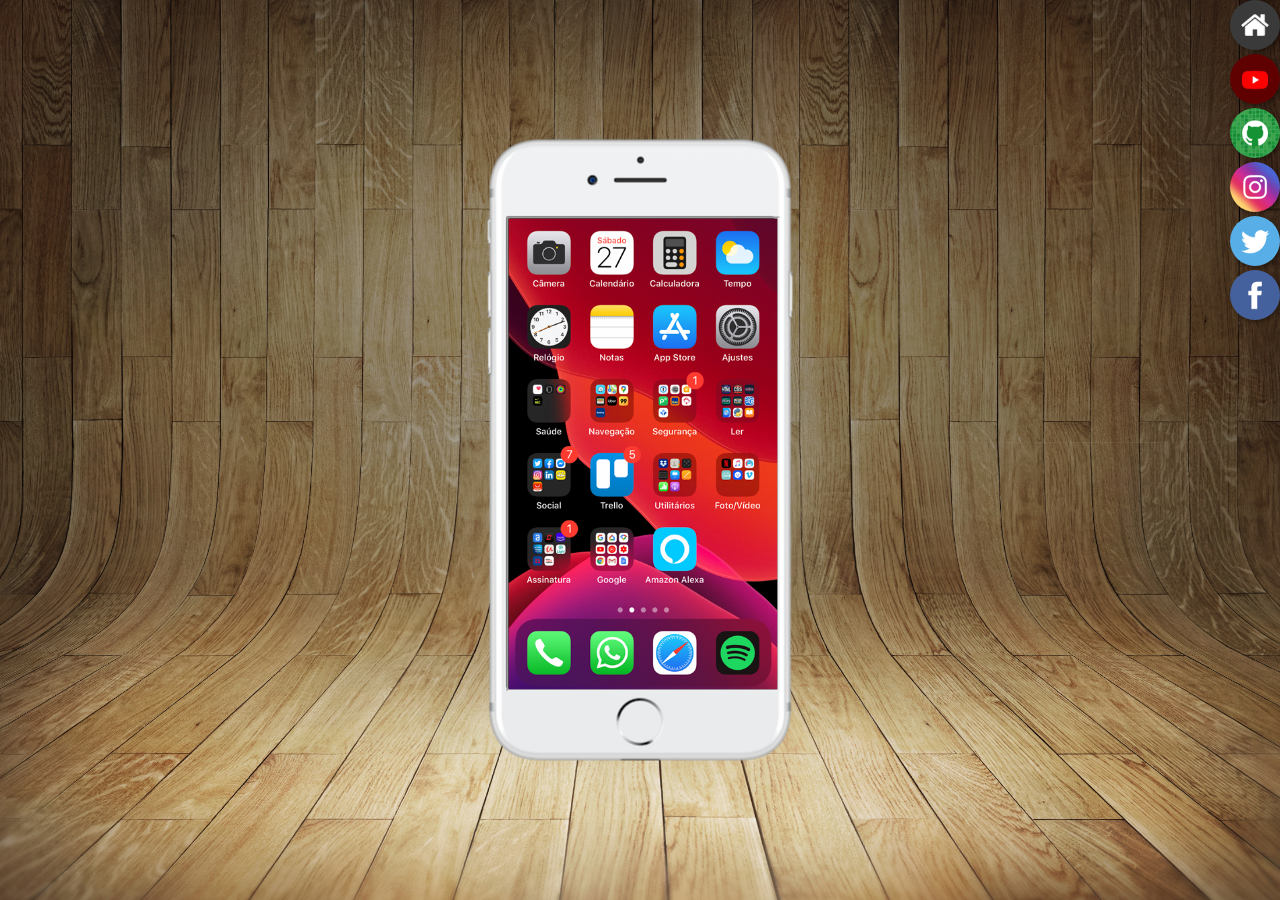
<file: index.html>
<!DOCTYPE html>
<html lang="pt-br">
<head>
    <meta charset="UTF-8">
    <meta name="viewport" content="width=device-width, initial-scale=1.0">
    <link rel="shortcut icon" href="pacote-d013/favicon.ico" type="image/x-icon">
    <link rel="stylesheet" href="estilos/style.css">
    <title>REDES SOCIAIS</title>

</head>
<body>
   <main>
        <section id="celular"> 
            <iframe src="rome.html" name="tela" id="tela">
                seu navegador não é compativel
            </iframe>
            
        </section>
        <section id="redes">
            <a href="#" target="tela"><img src="pacote-d013/imagens/logo-home.jpg" alt="home"></a> <br>
            <a href="youtube.html" target="tela"><img src="pacote-d013/imagens/logo-youtube.jpg" alt="youtube"></a> <br>
            <a href="github.html" target="tela"> <img src="pacote-d013/imagens/logo-github.jpg" alt="github"></a> <br>
            <a href="instragam.html" target="tela"><img src="pacote-d013/imagens/logo-instagram.jpg" alt="instagram"></a> <br>
            <a href="twitter.html" target="tela"><img src="pacote-d013/imagens/logo-twitter.jpg" alt="twitter"></a> <br>
            <a href="facebook.html" target="tela"><img src="pacote-d013/imagens/logo-facebook.jpg" alt="facebook"></a> <br>

        </section>
   </main>
</body>
</html>
</file>
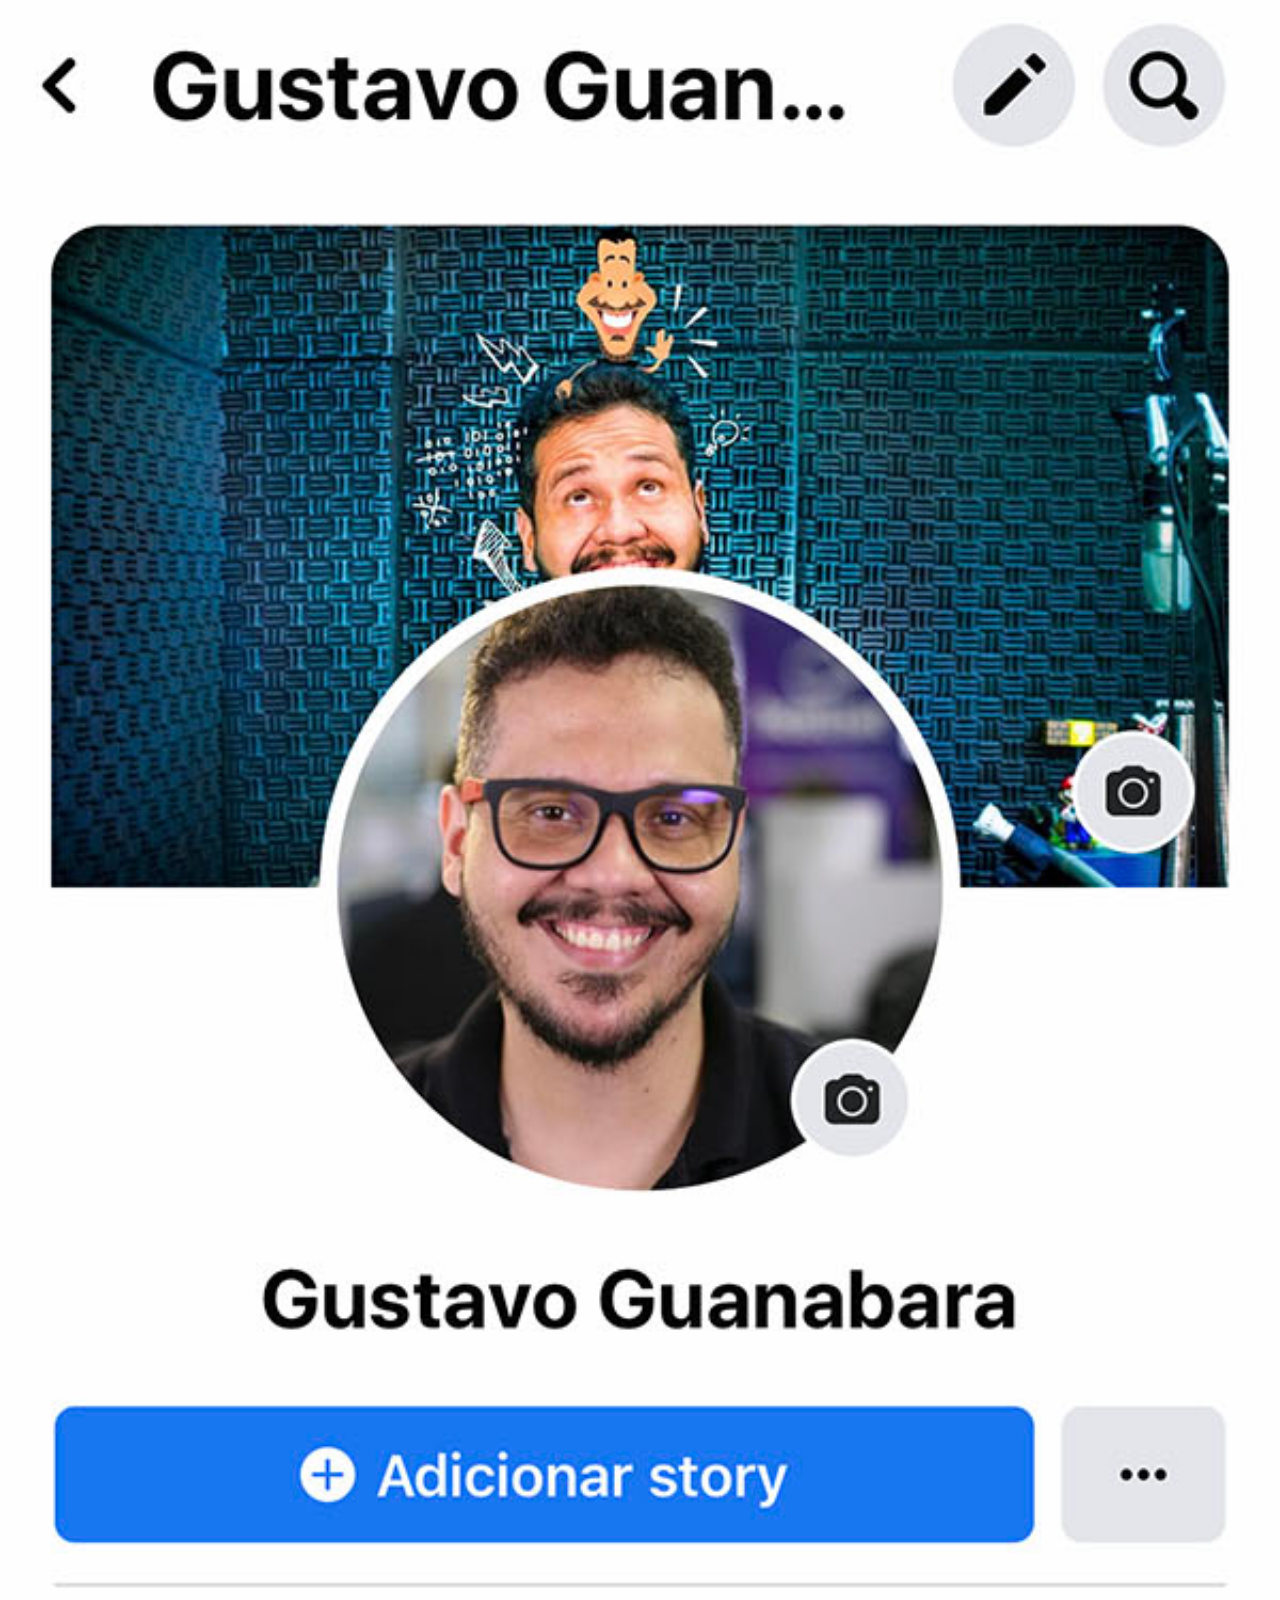
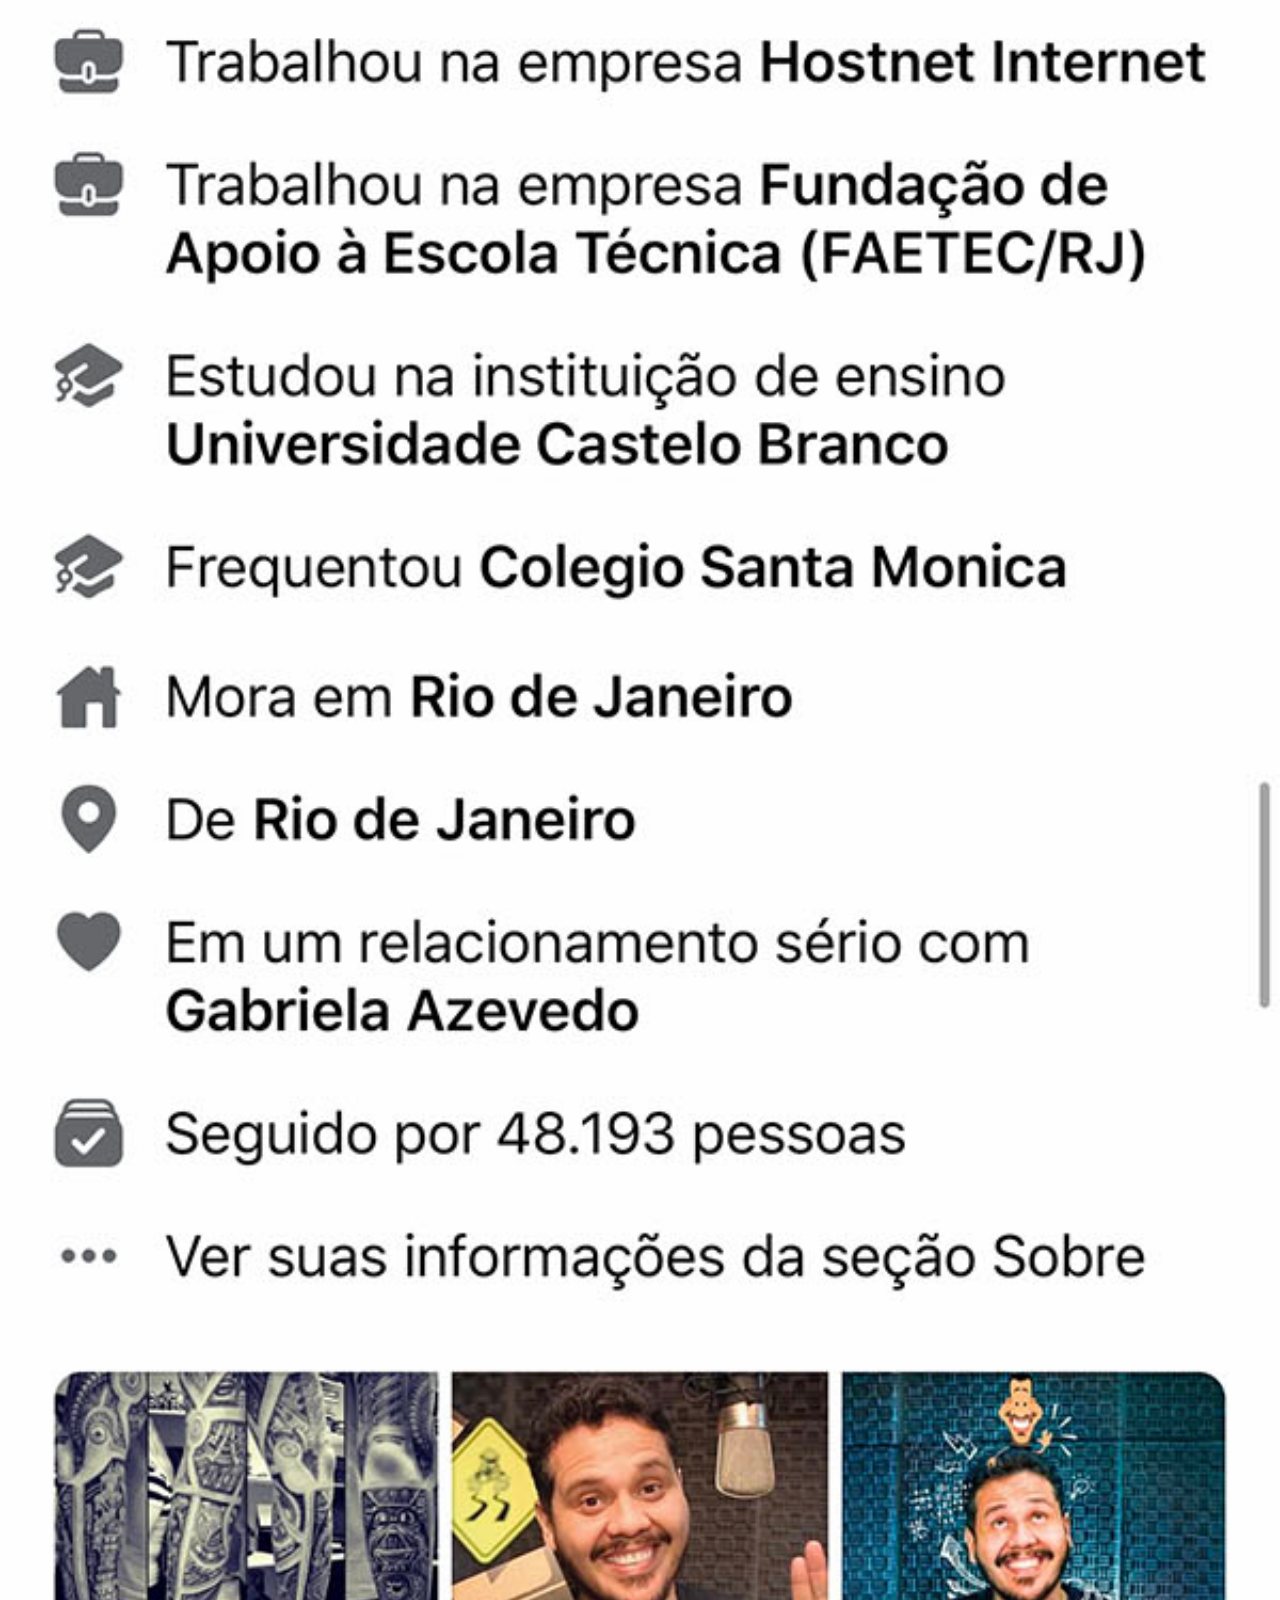
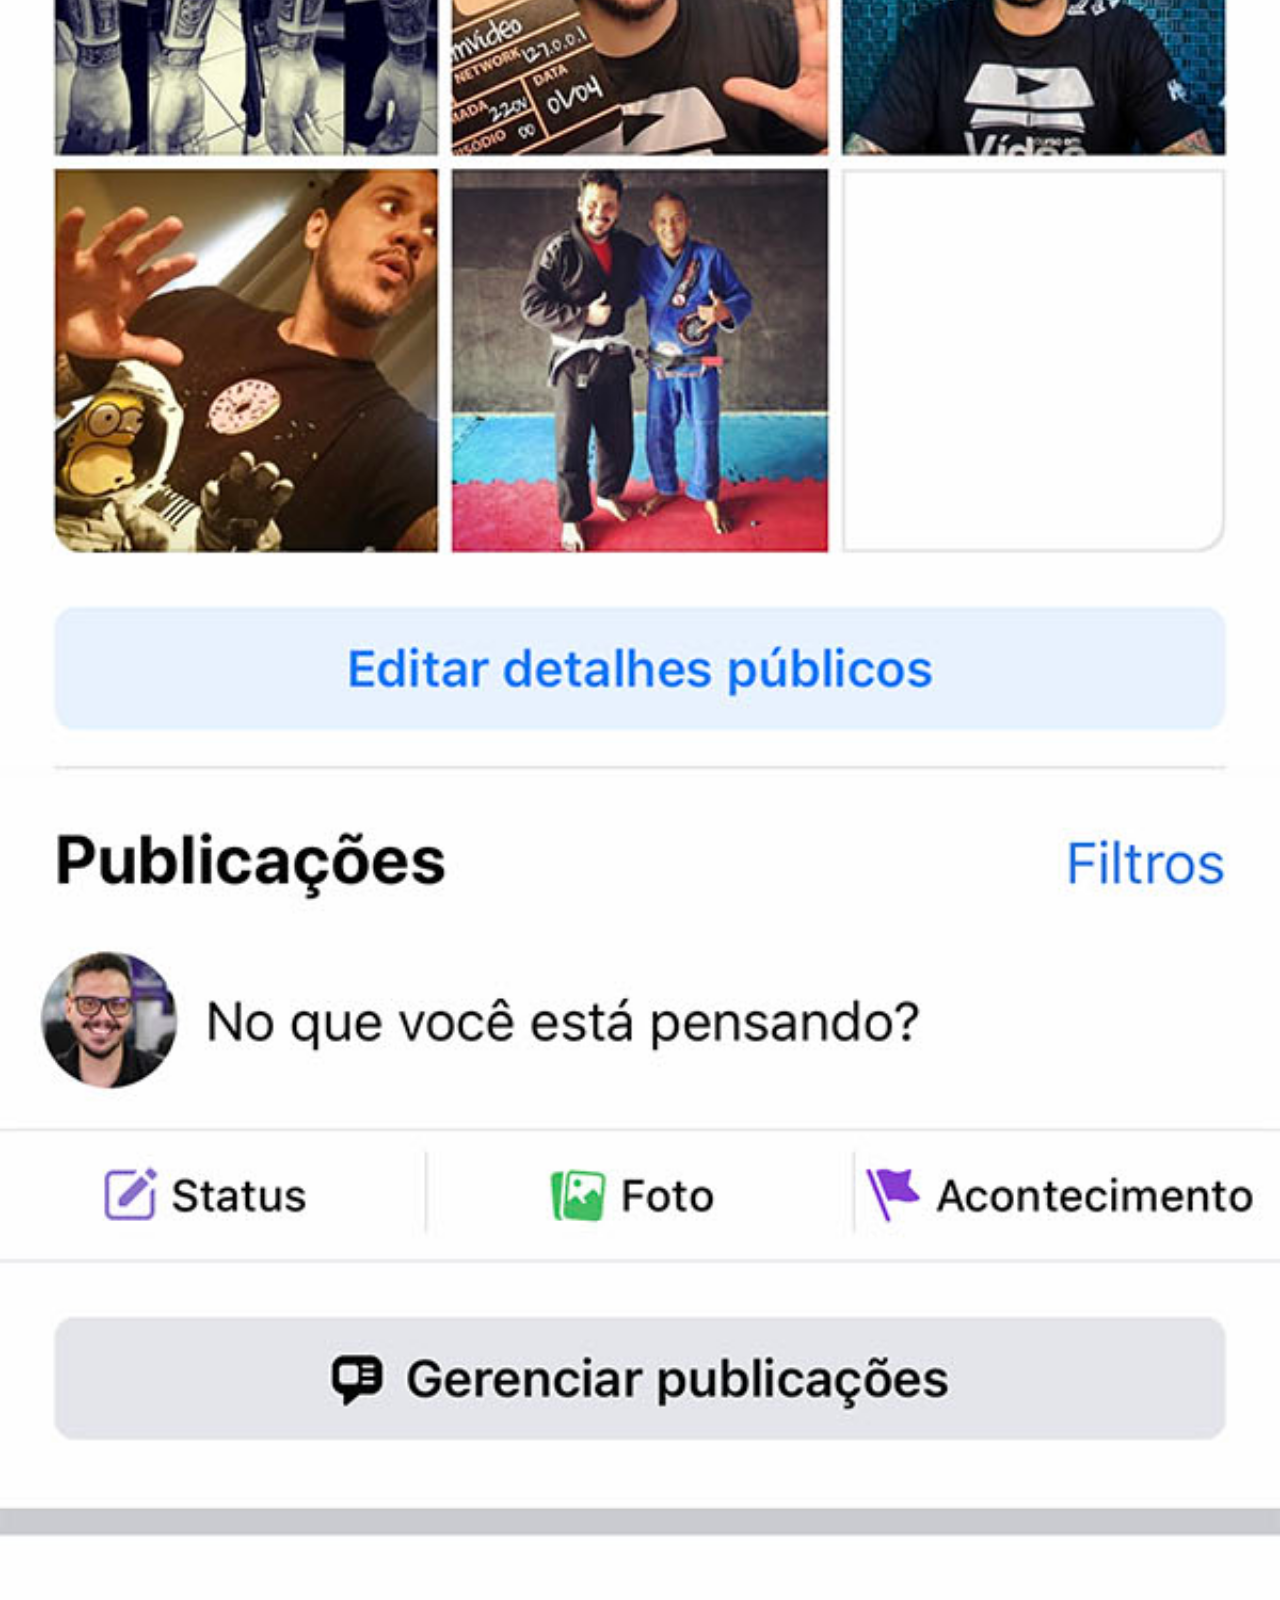
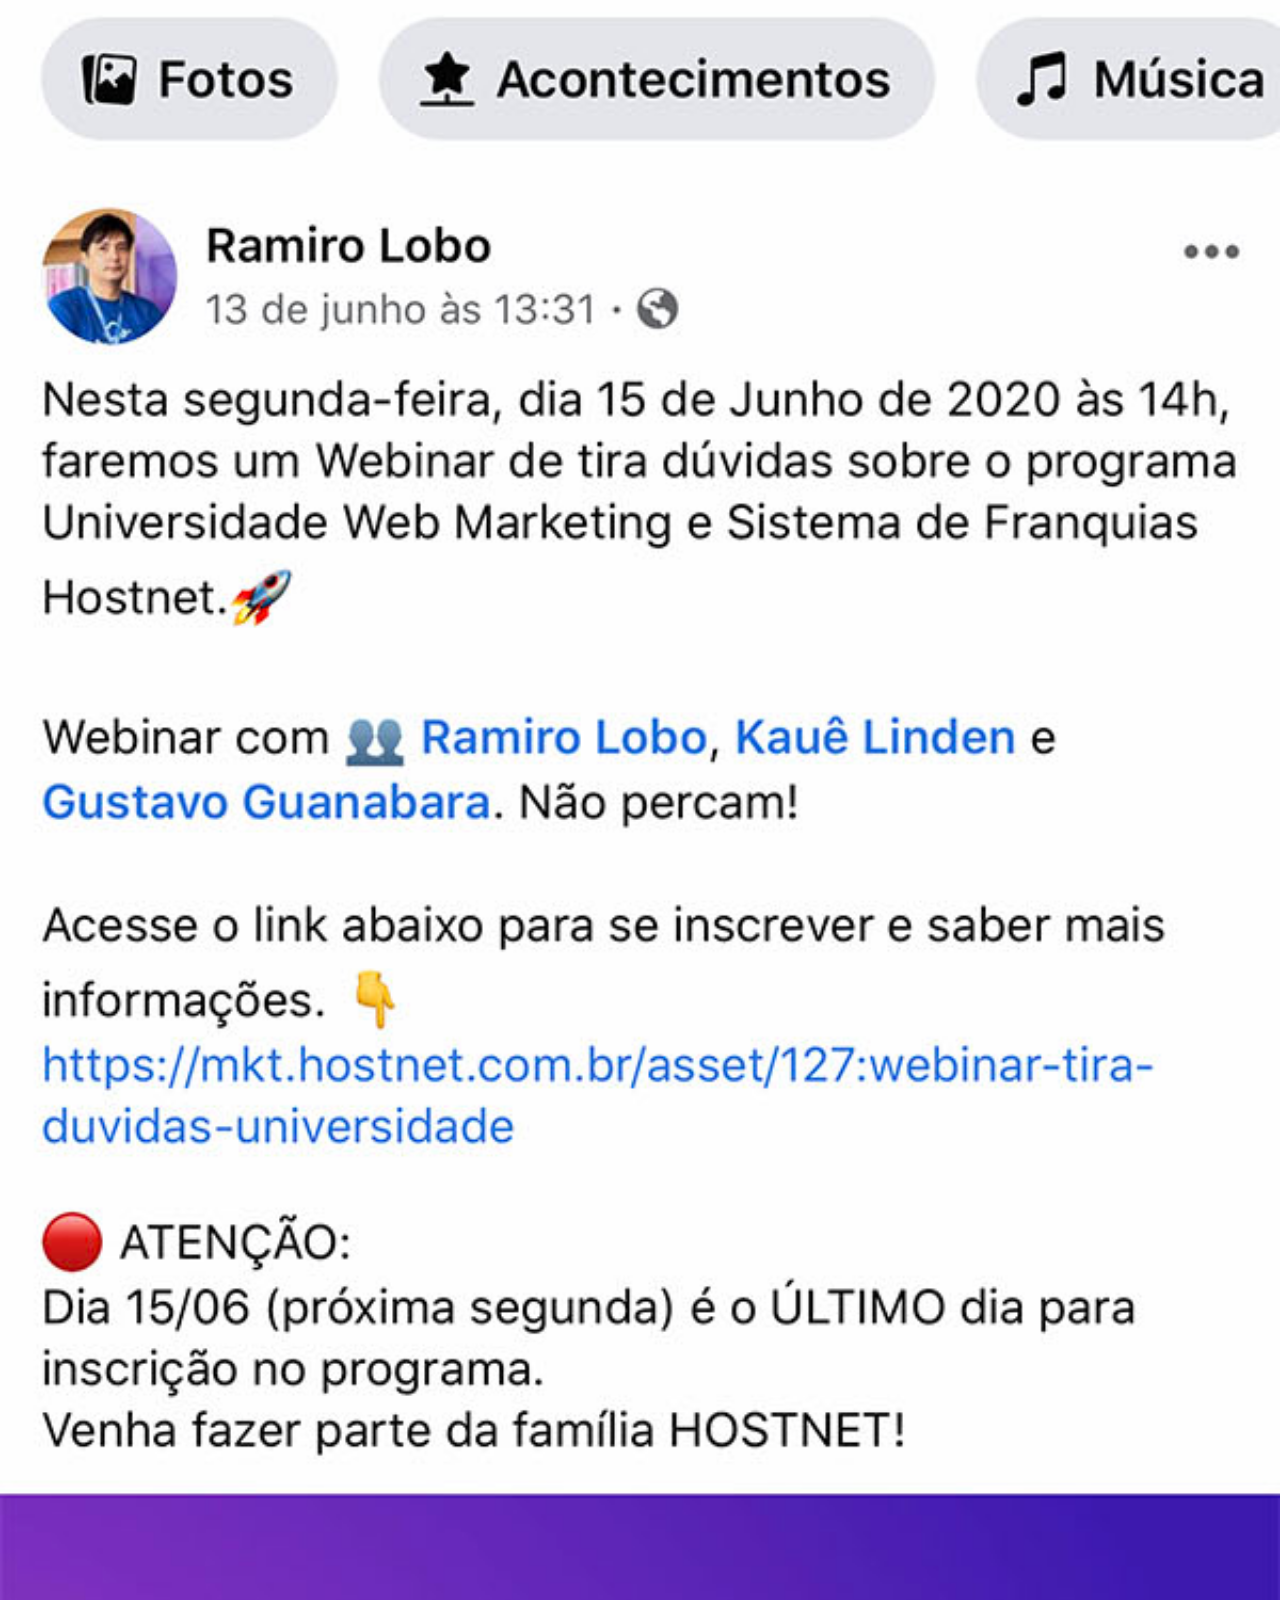
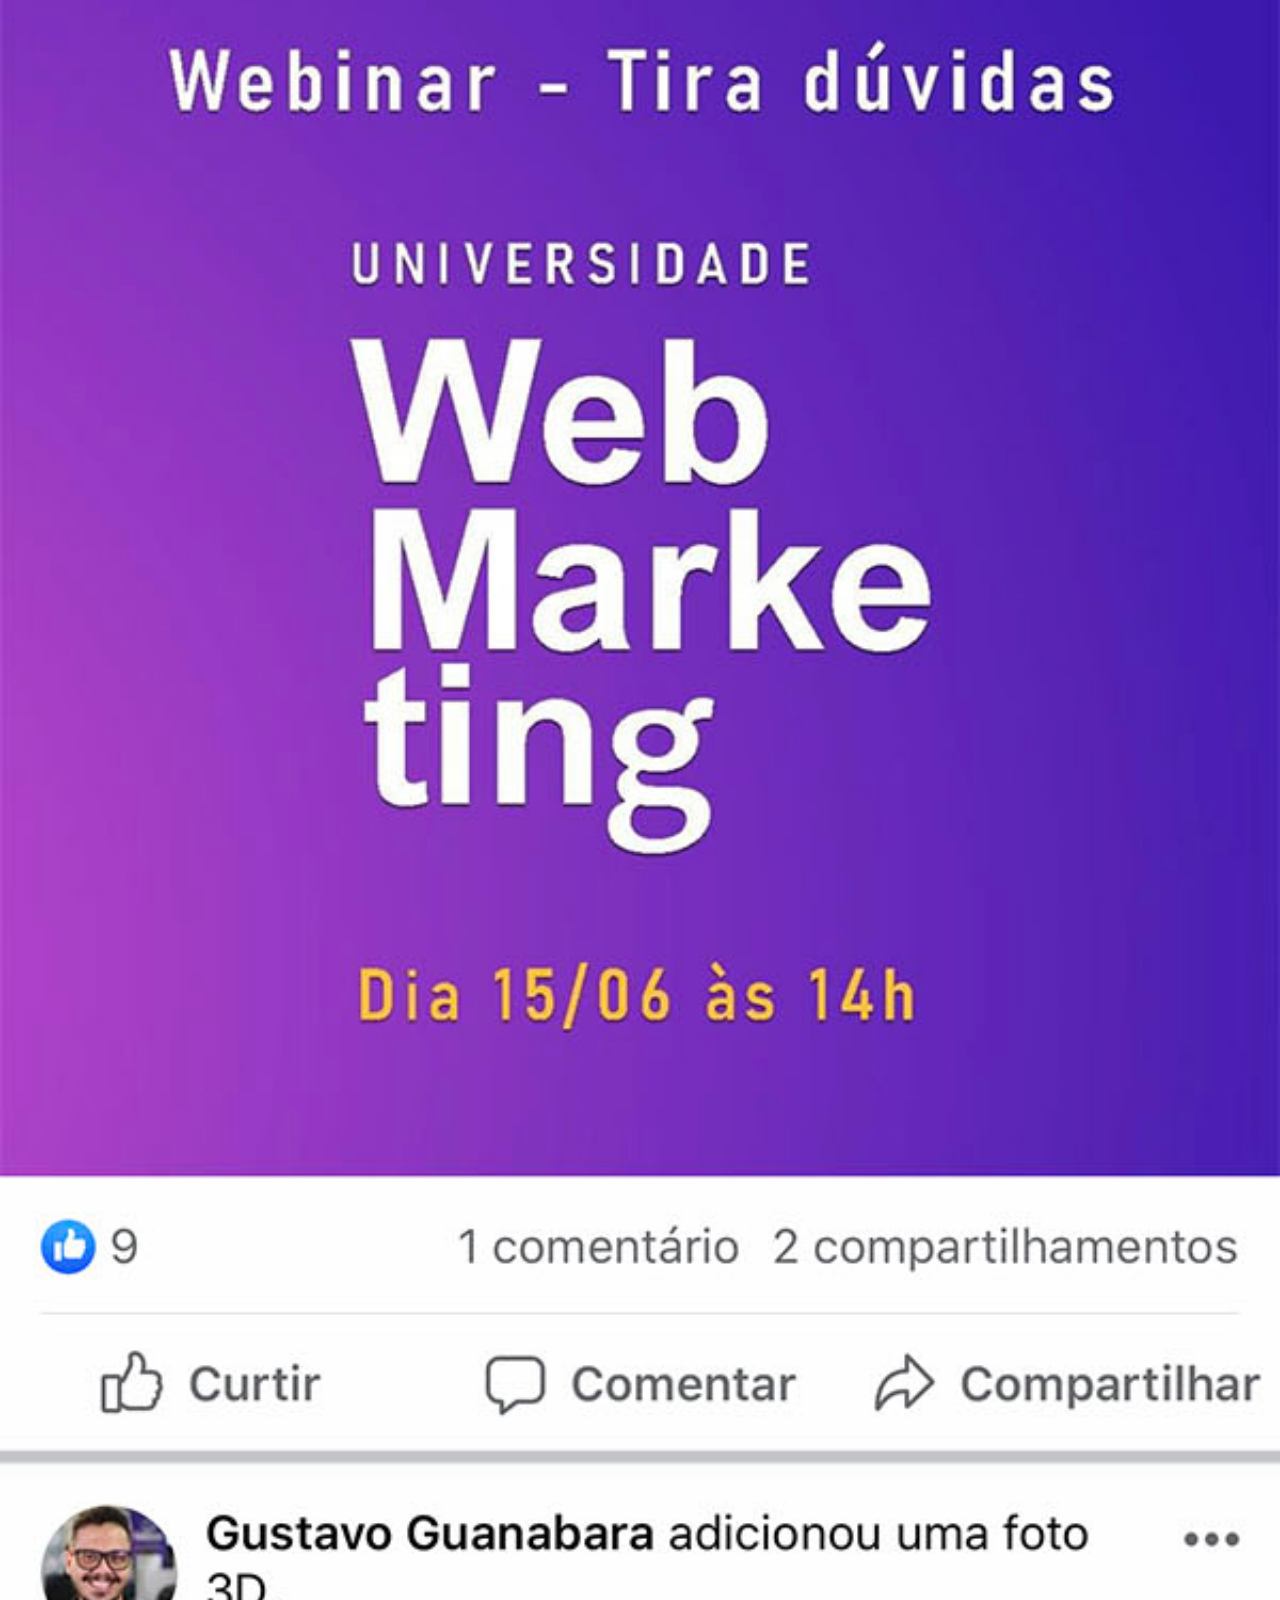
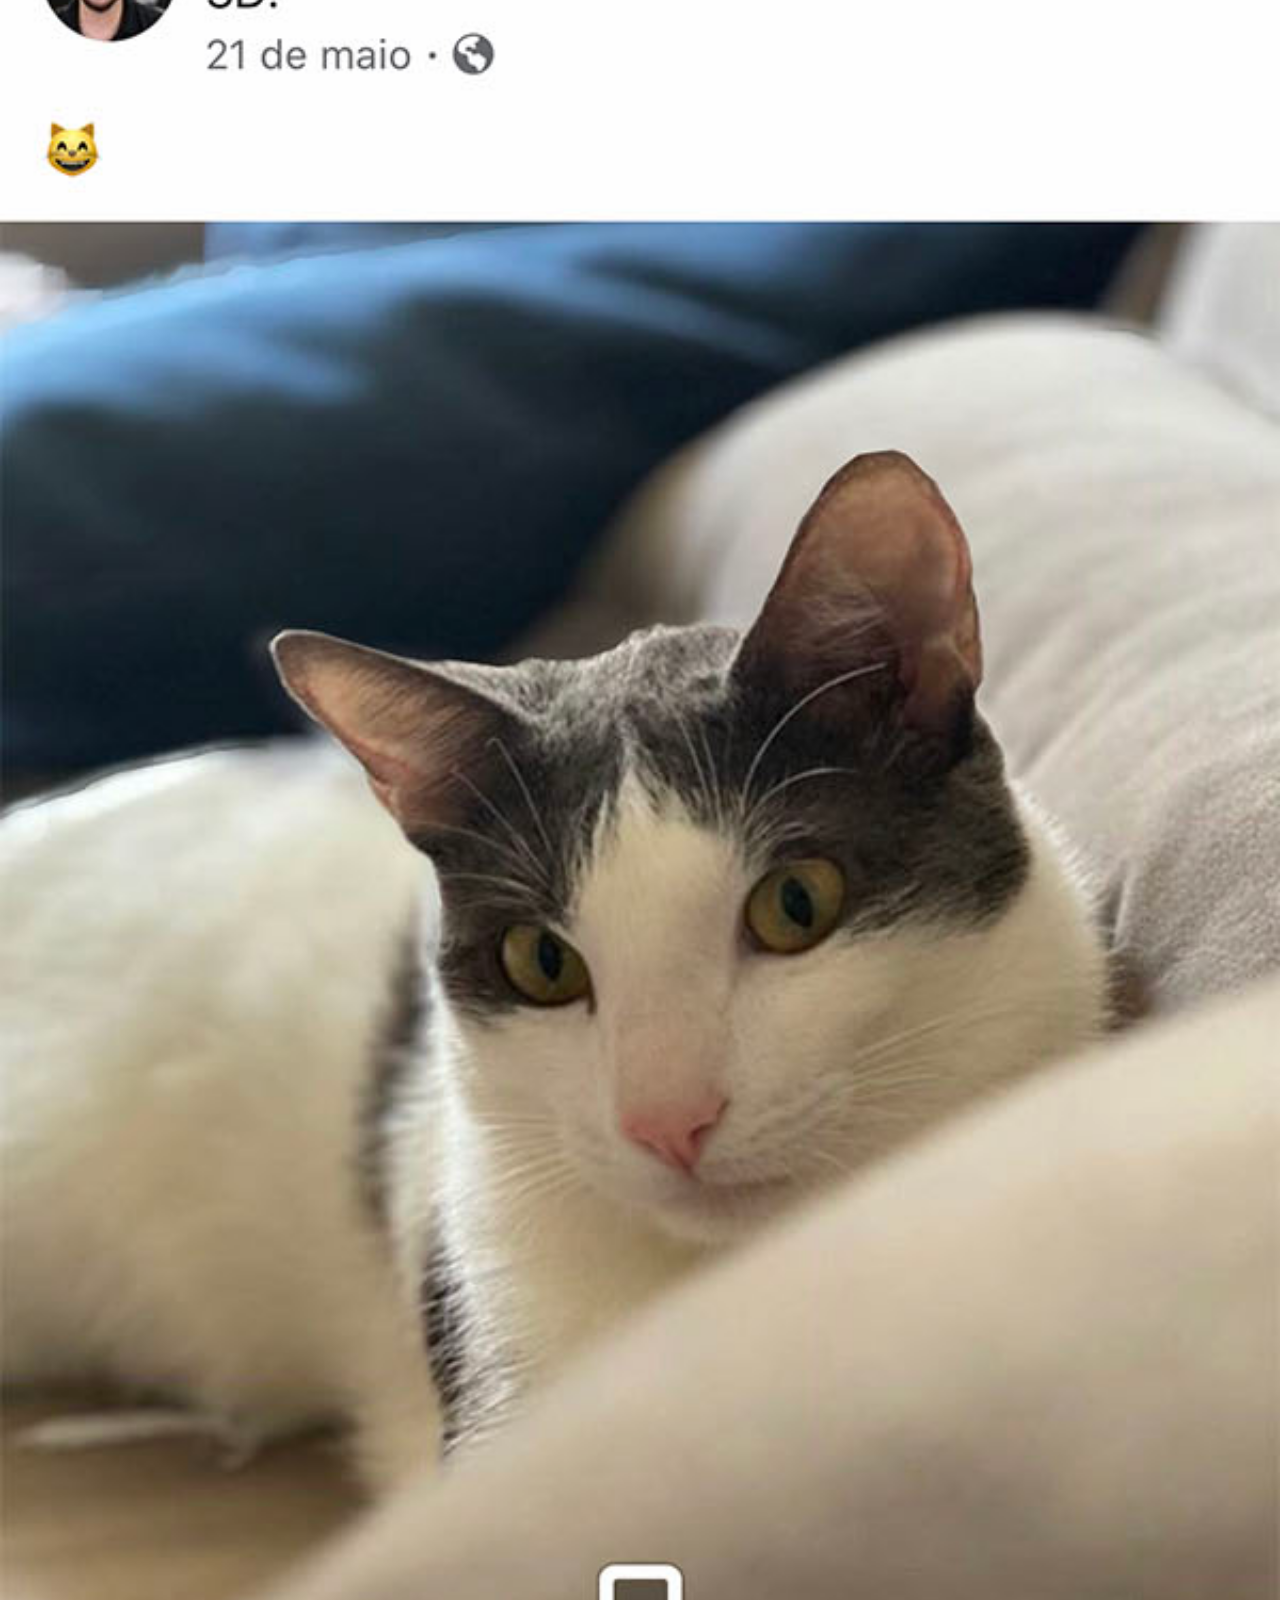
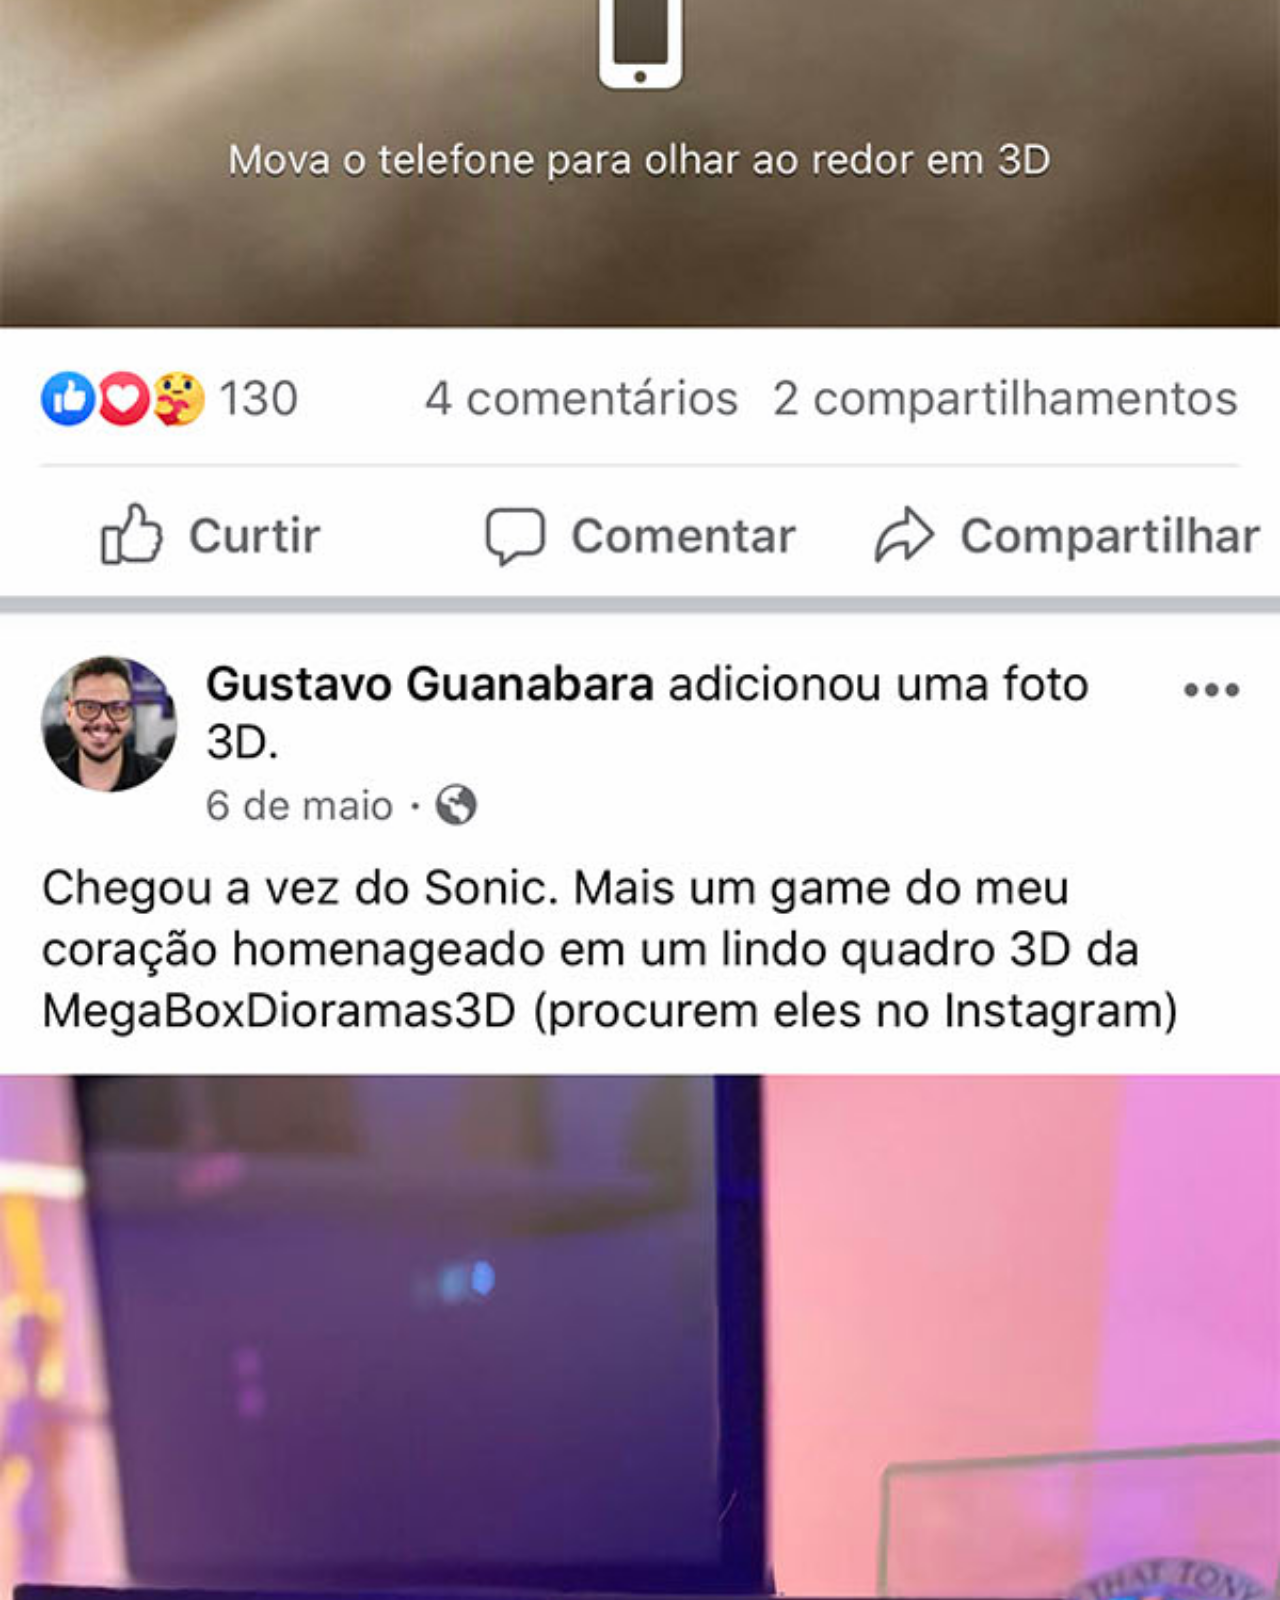
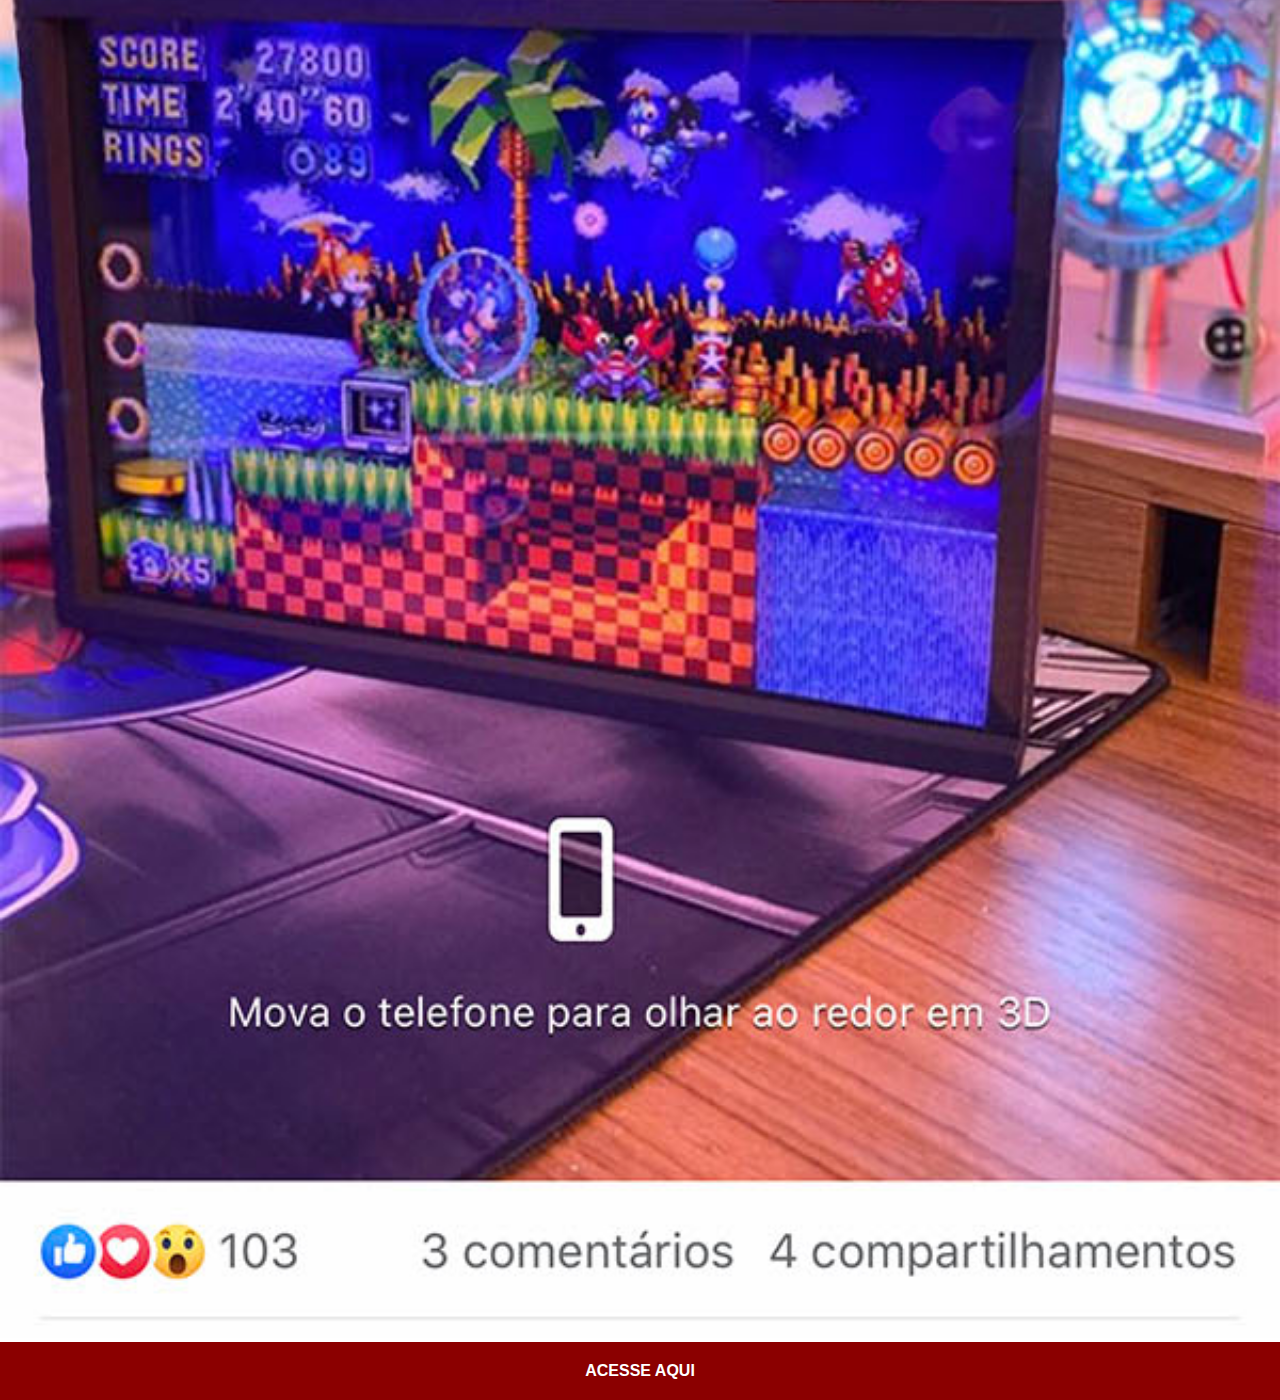
<file: facebook.html>
<!DOCTYPE html>
<html lang="pt-br">
<head>
    <meta charset="UTF-8">
    <meta name="viewport" content="width=device-width, initial-scale=1.0">
    <title>Document</title>
    <link rel="stylesheet" href="estilos/social.css">
</head>
<body>
    <img src="pacote-d013/imagens/tela-facebook.jpg" alt="facebook">
    <a href="https://www.facebook.com/gustavoguanabara" target="_blank">ACESSE AQUI</a>
</body>
</html>
</file>
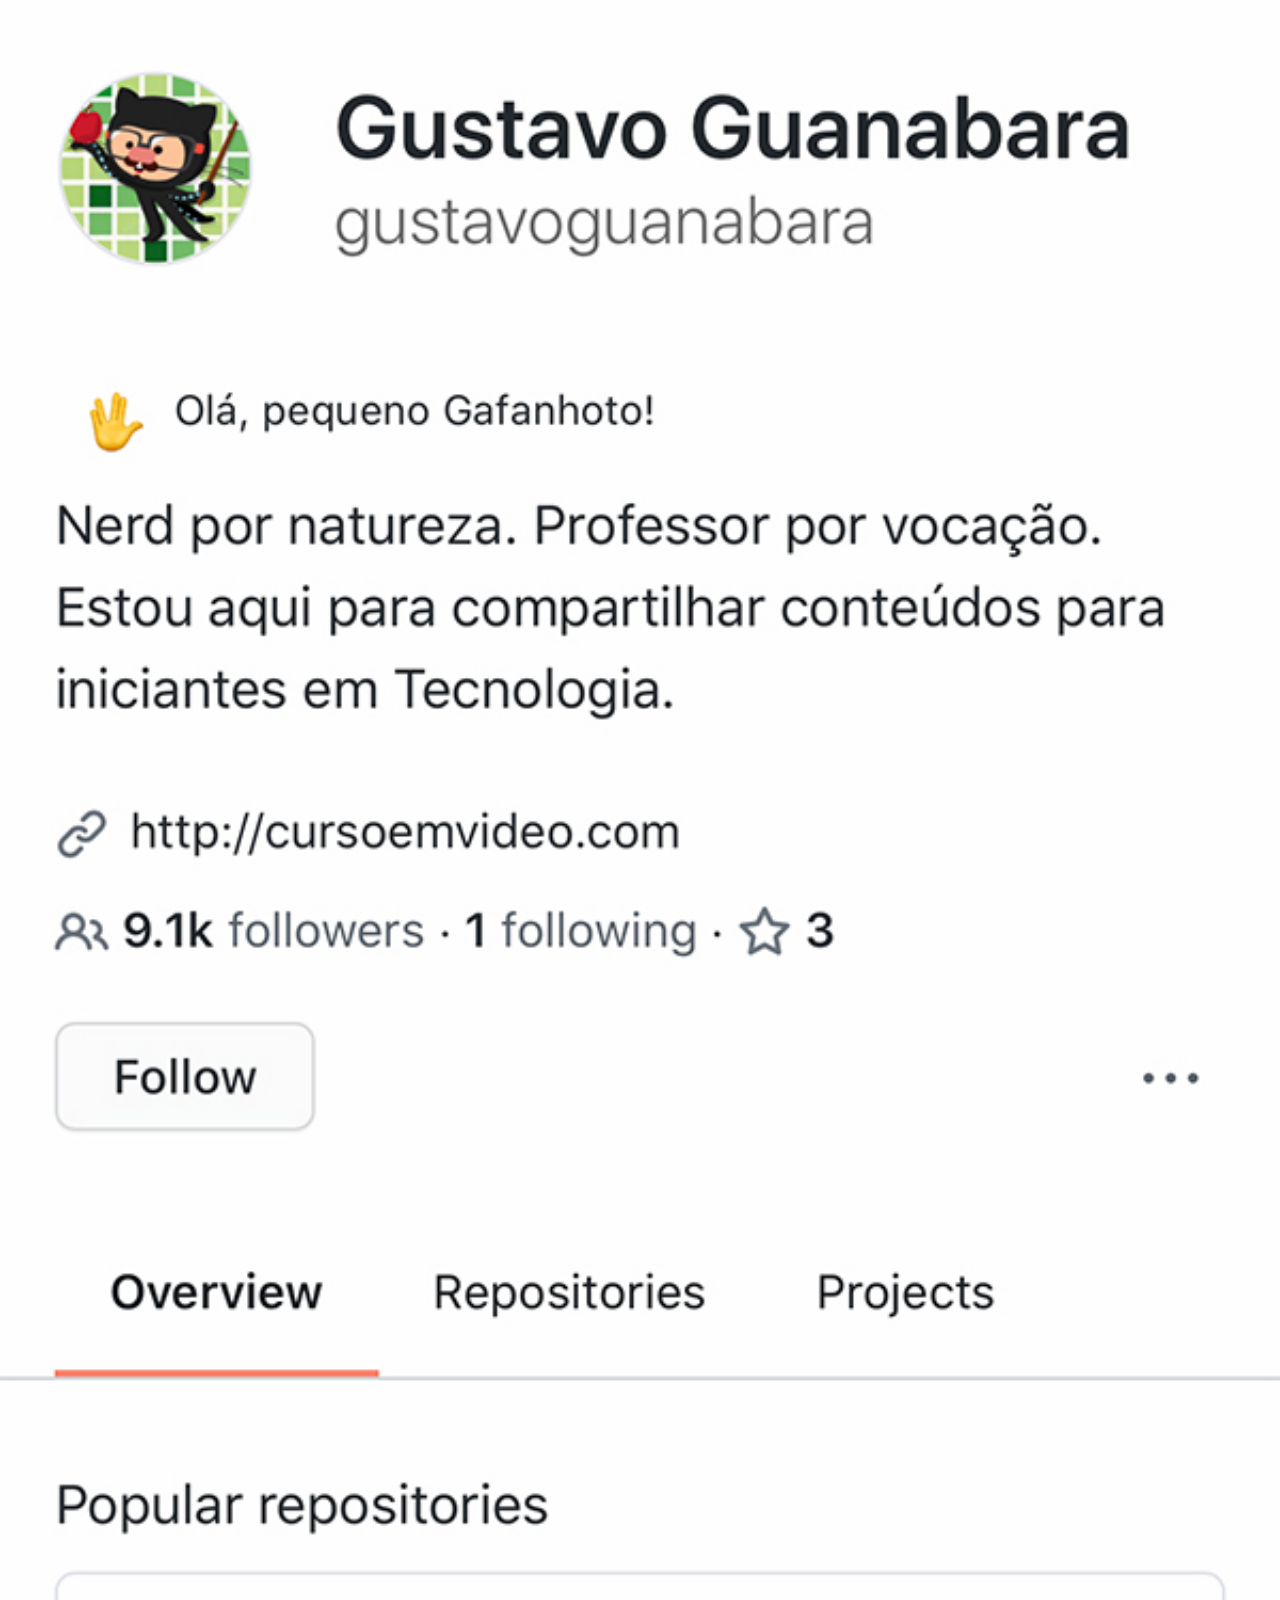
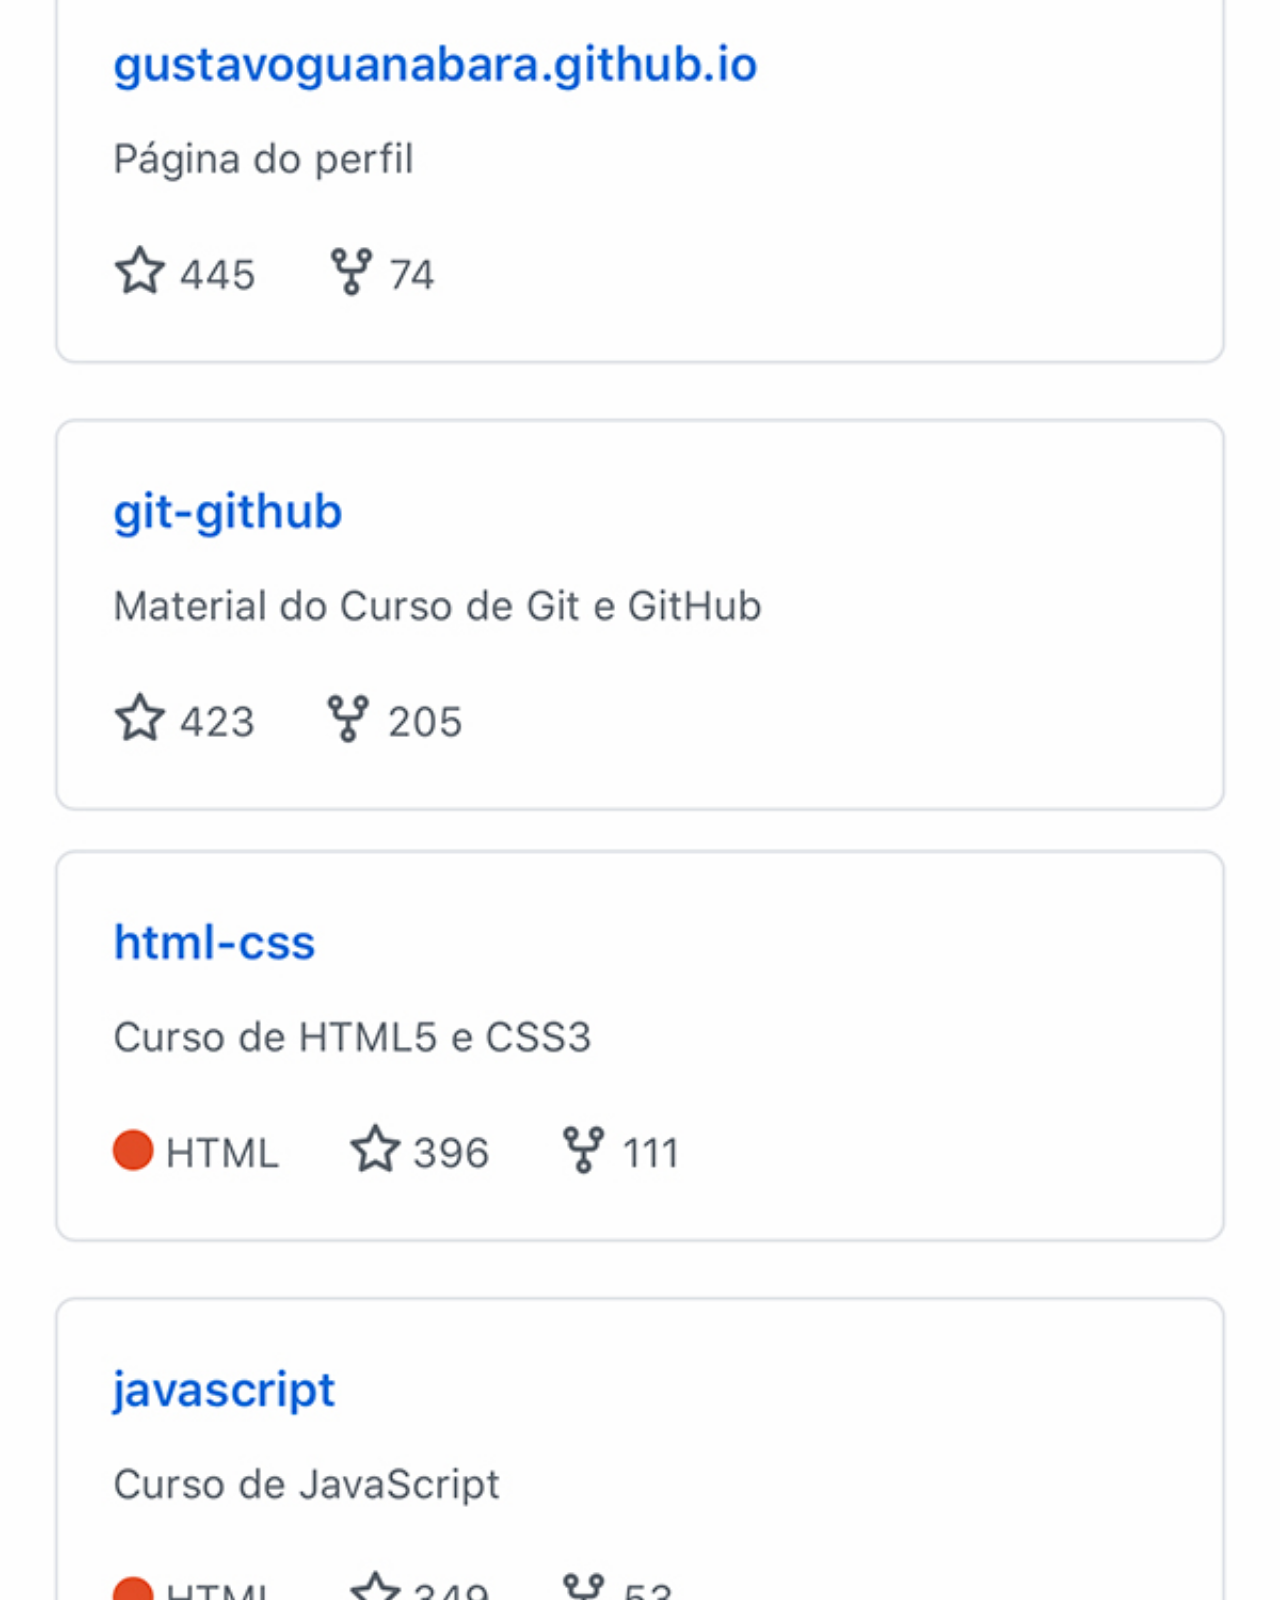
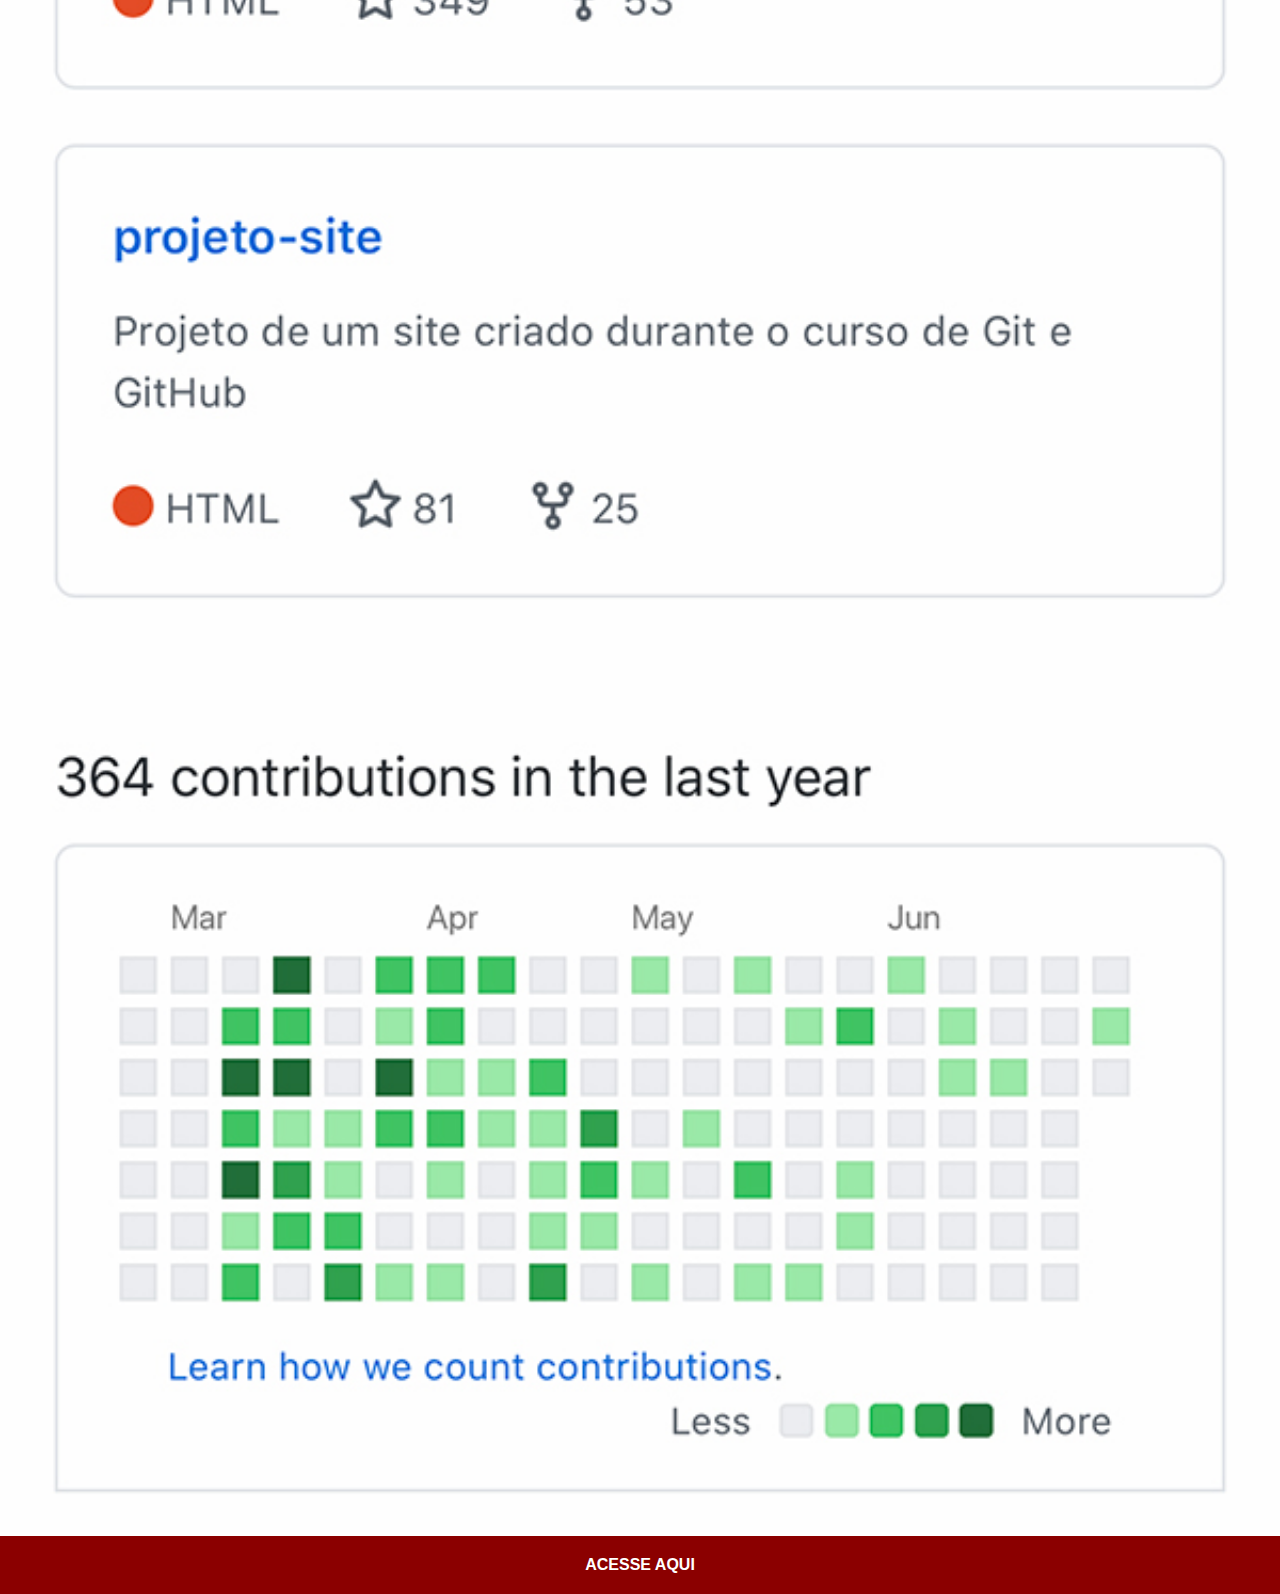
<file: github.html>
<!DOCTYPE html>
<html lang="pt-br">
<head>
    <meta charset="UTF-8">
    <meta name="viewport" content="width=device-width, initial-scale=1.0">
    <title>Document</title>
    <link rel="stylesheet" href="estilos/social.css">
</head>
<body>
    <img src="pacote-d013/imagens/tela-github.jpg" alt="github">
    <a href="https://github.com/gustavoguanabara"> ACESSE AQUI</a>
</body>
</html>
</file>
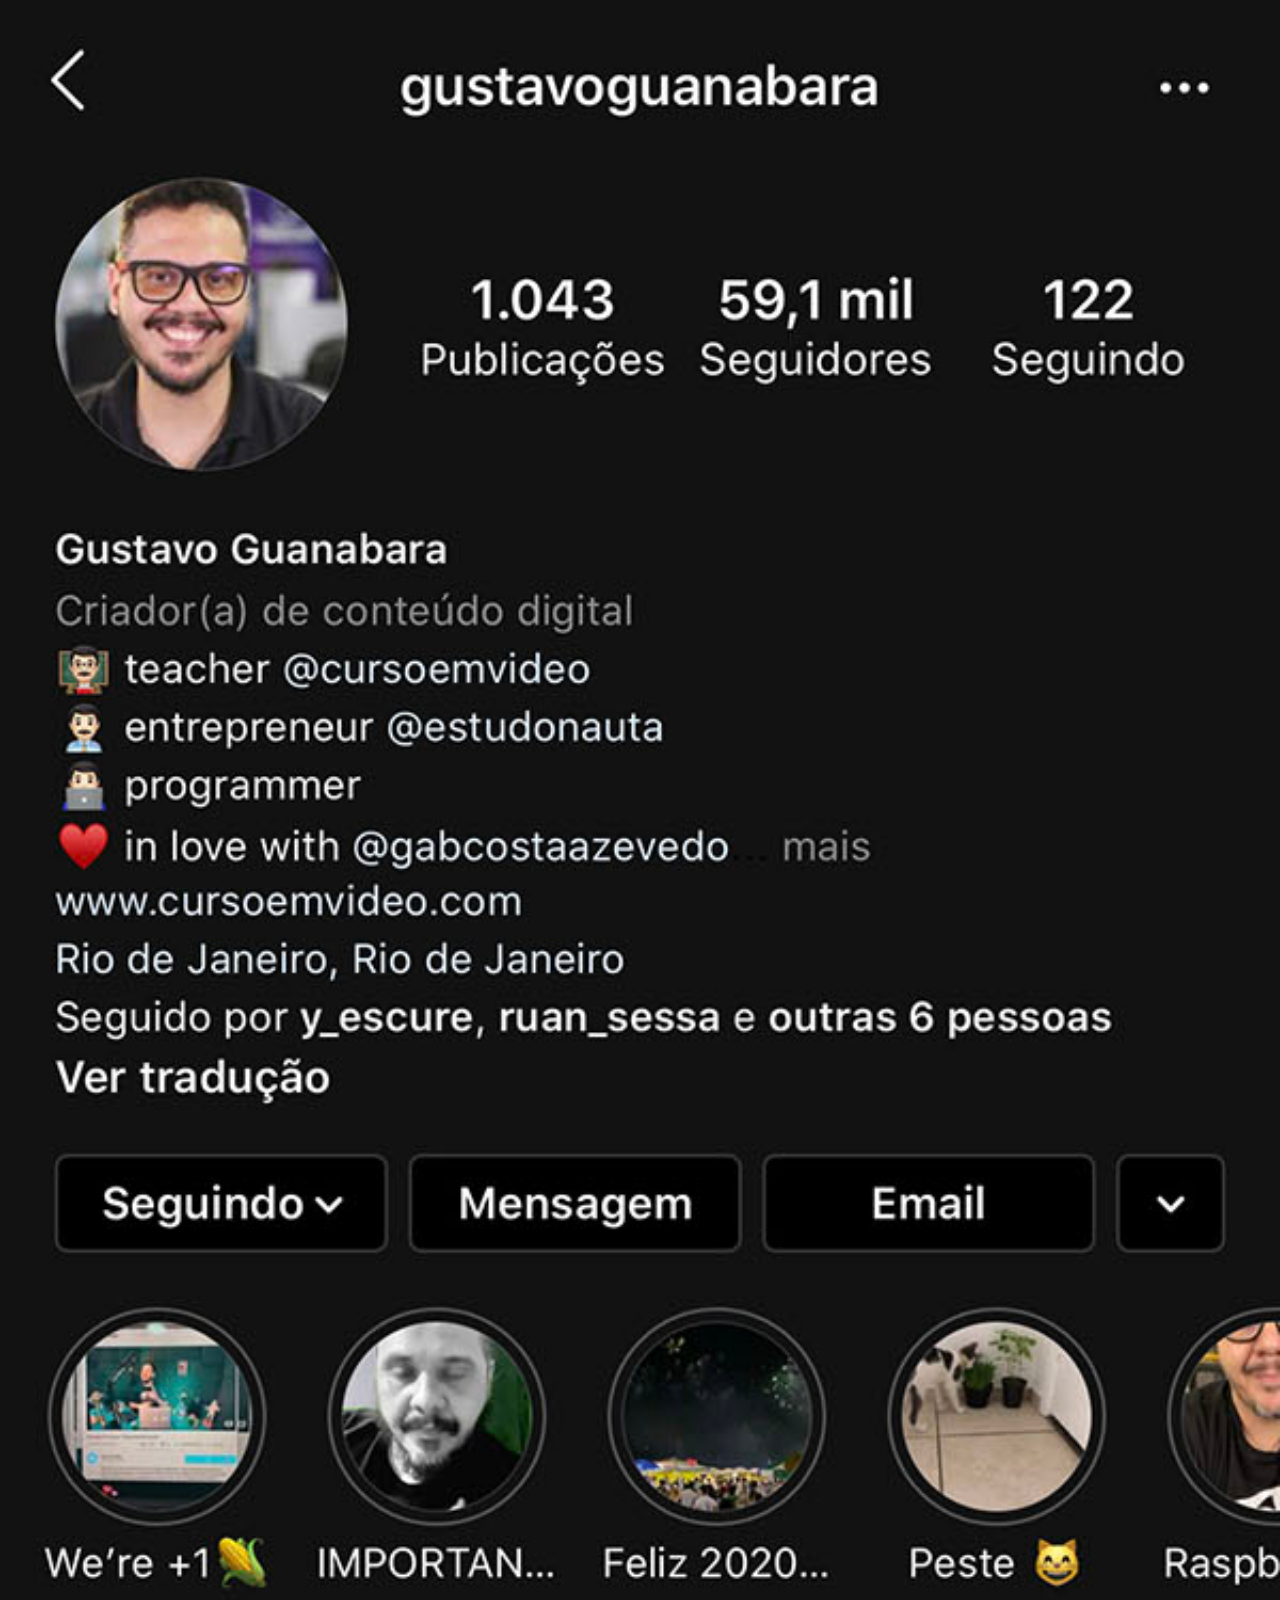
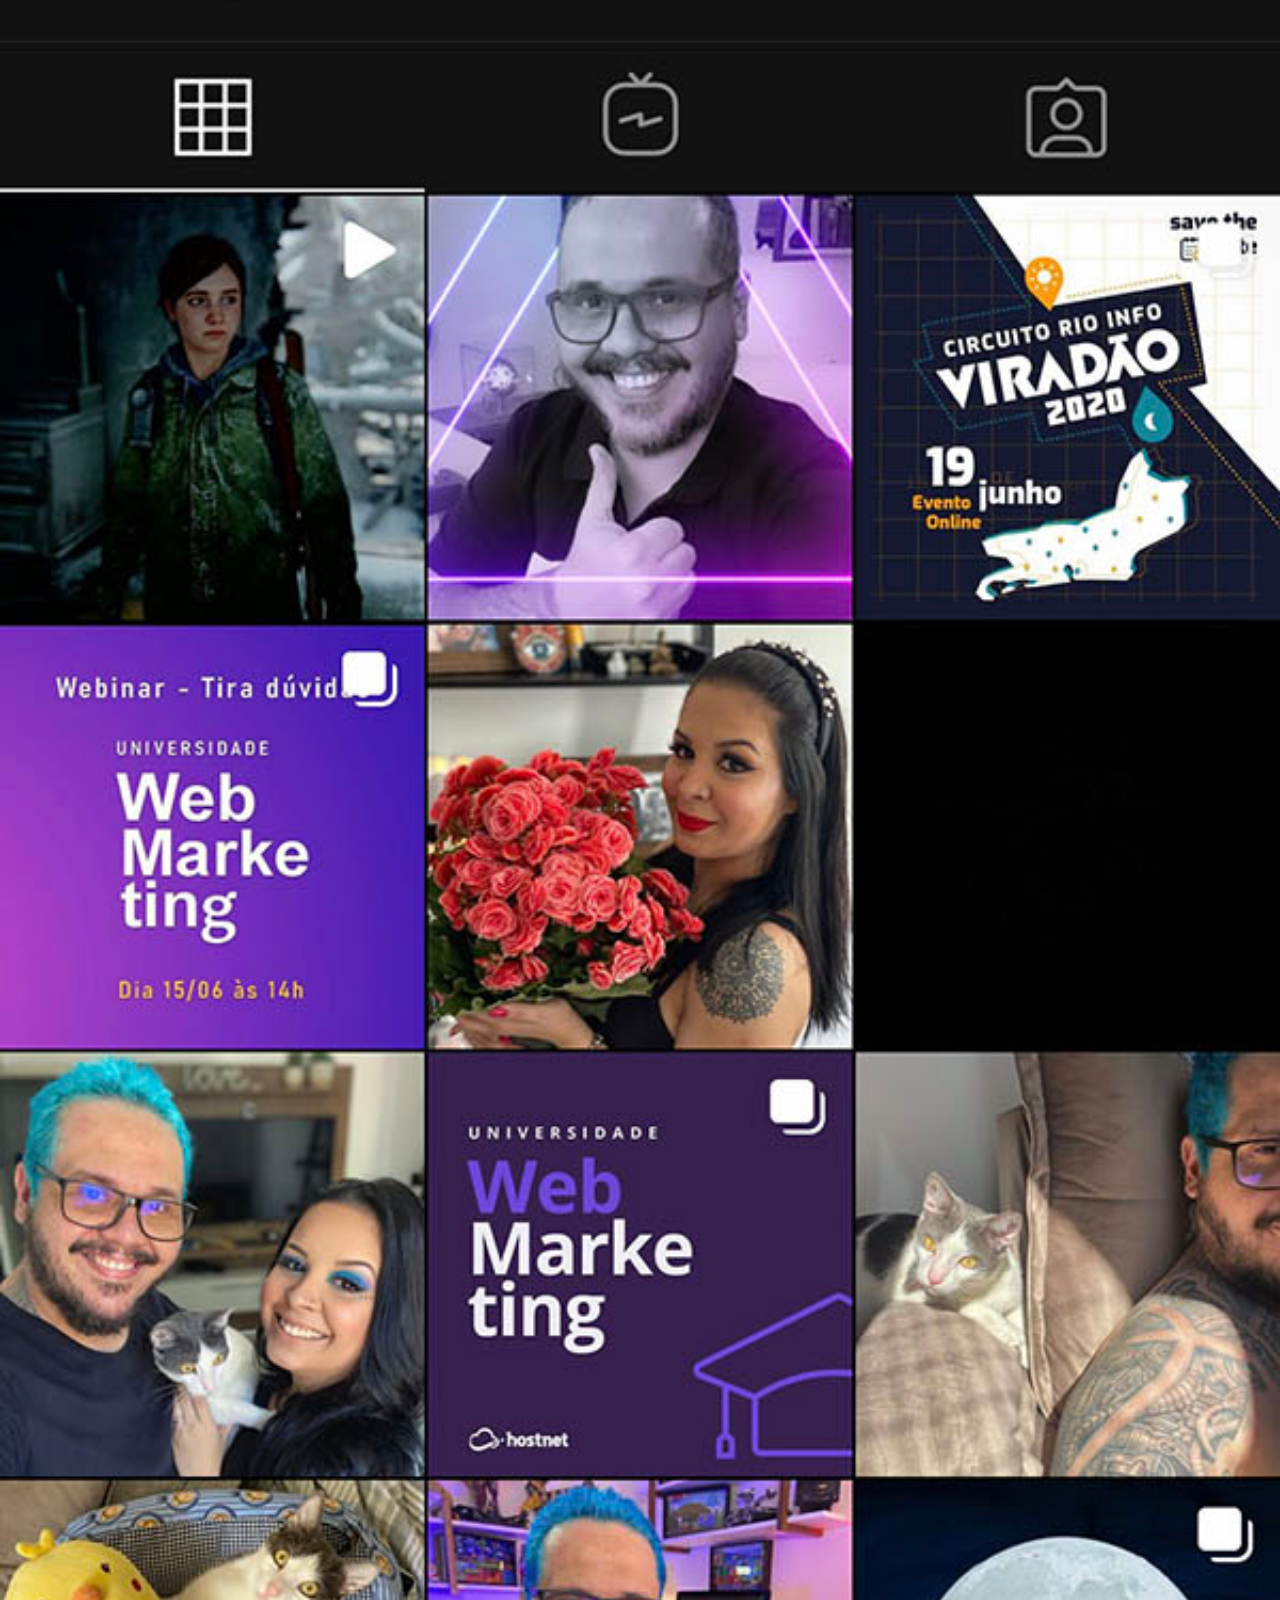
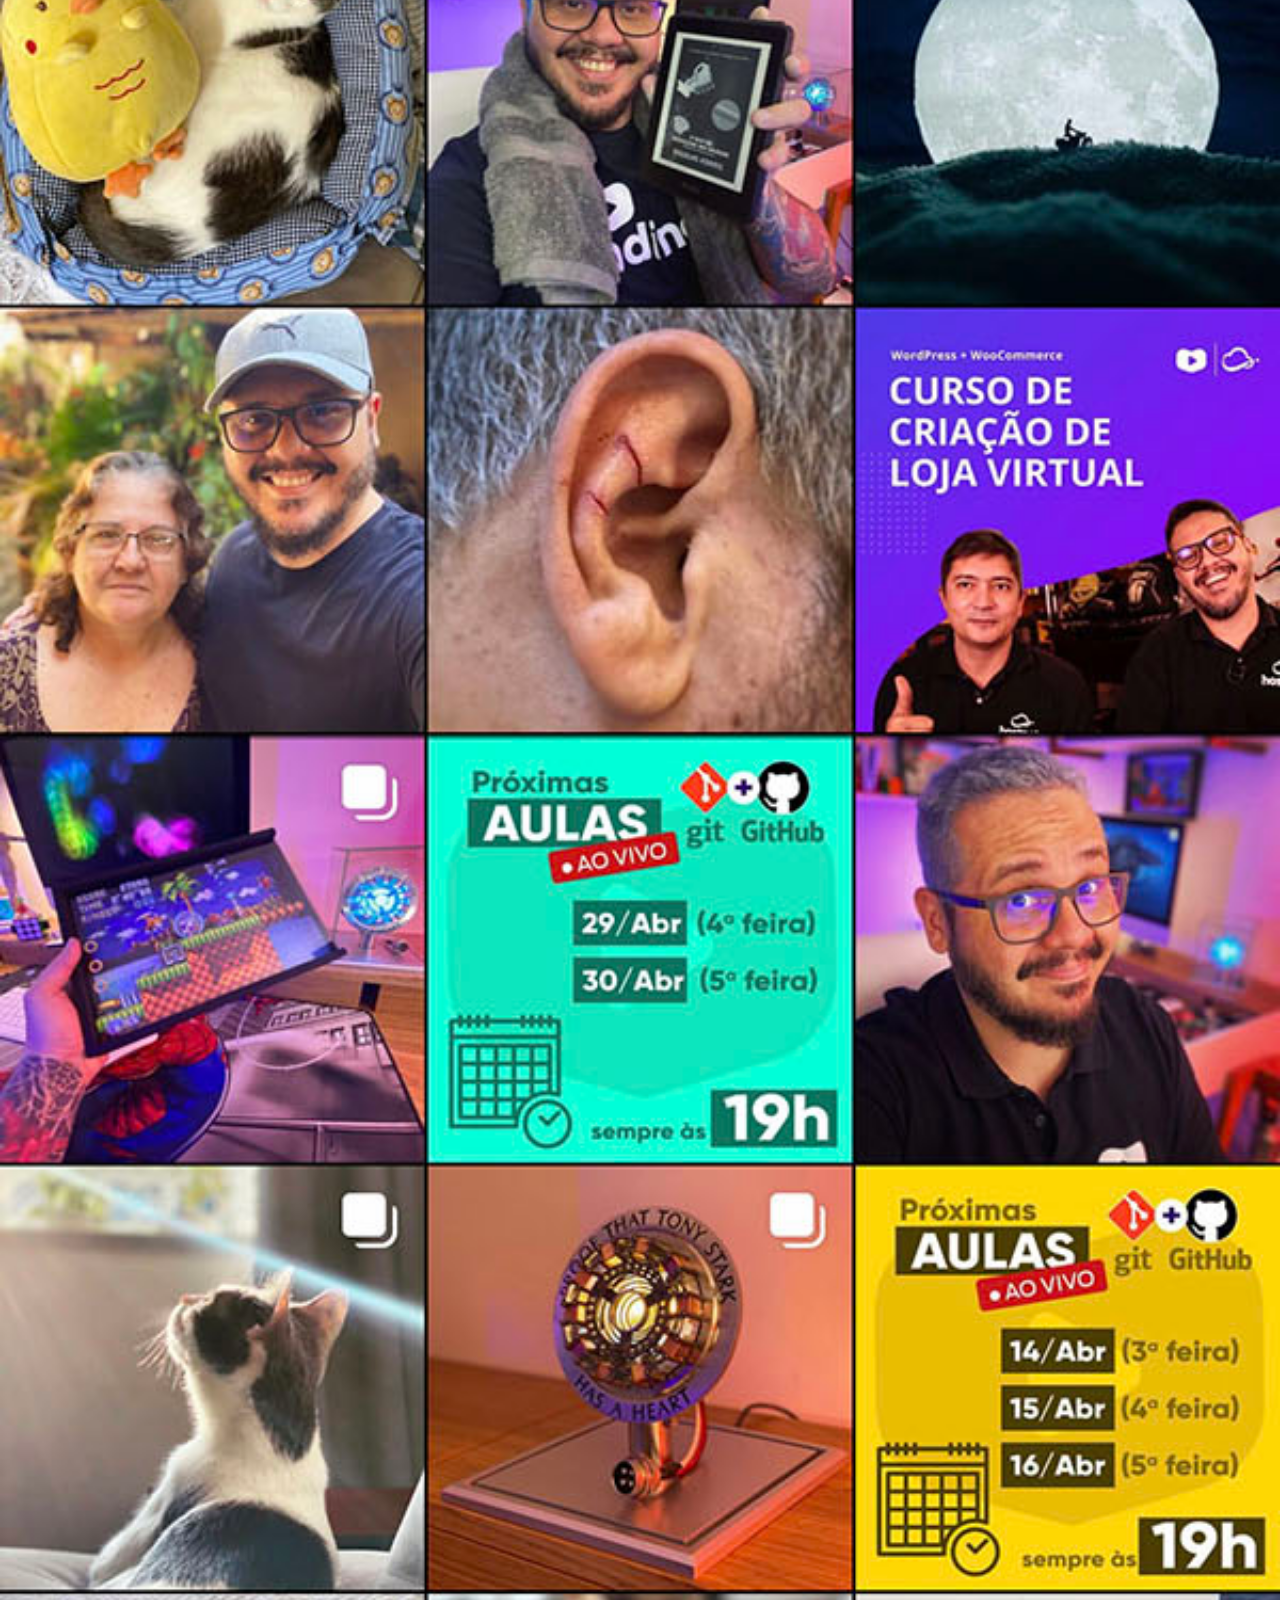
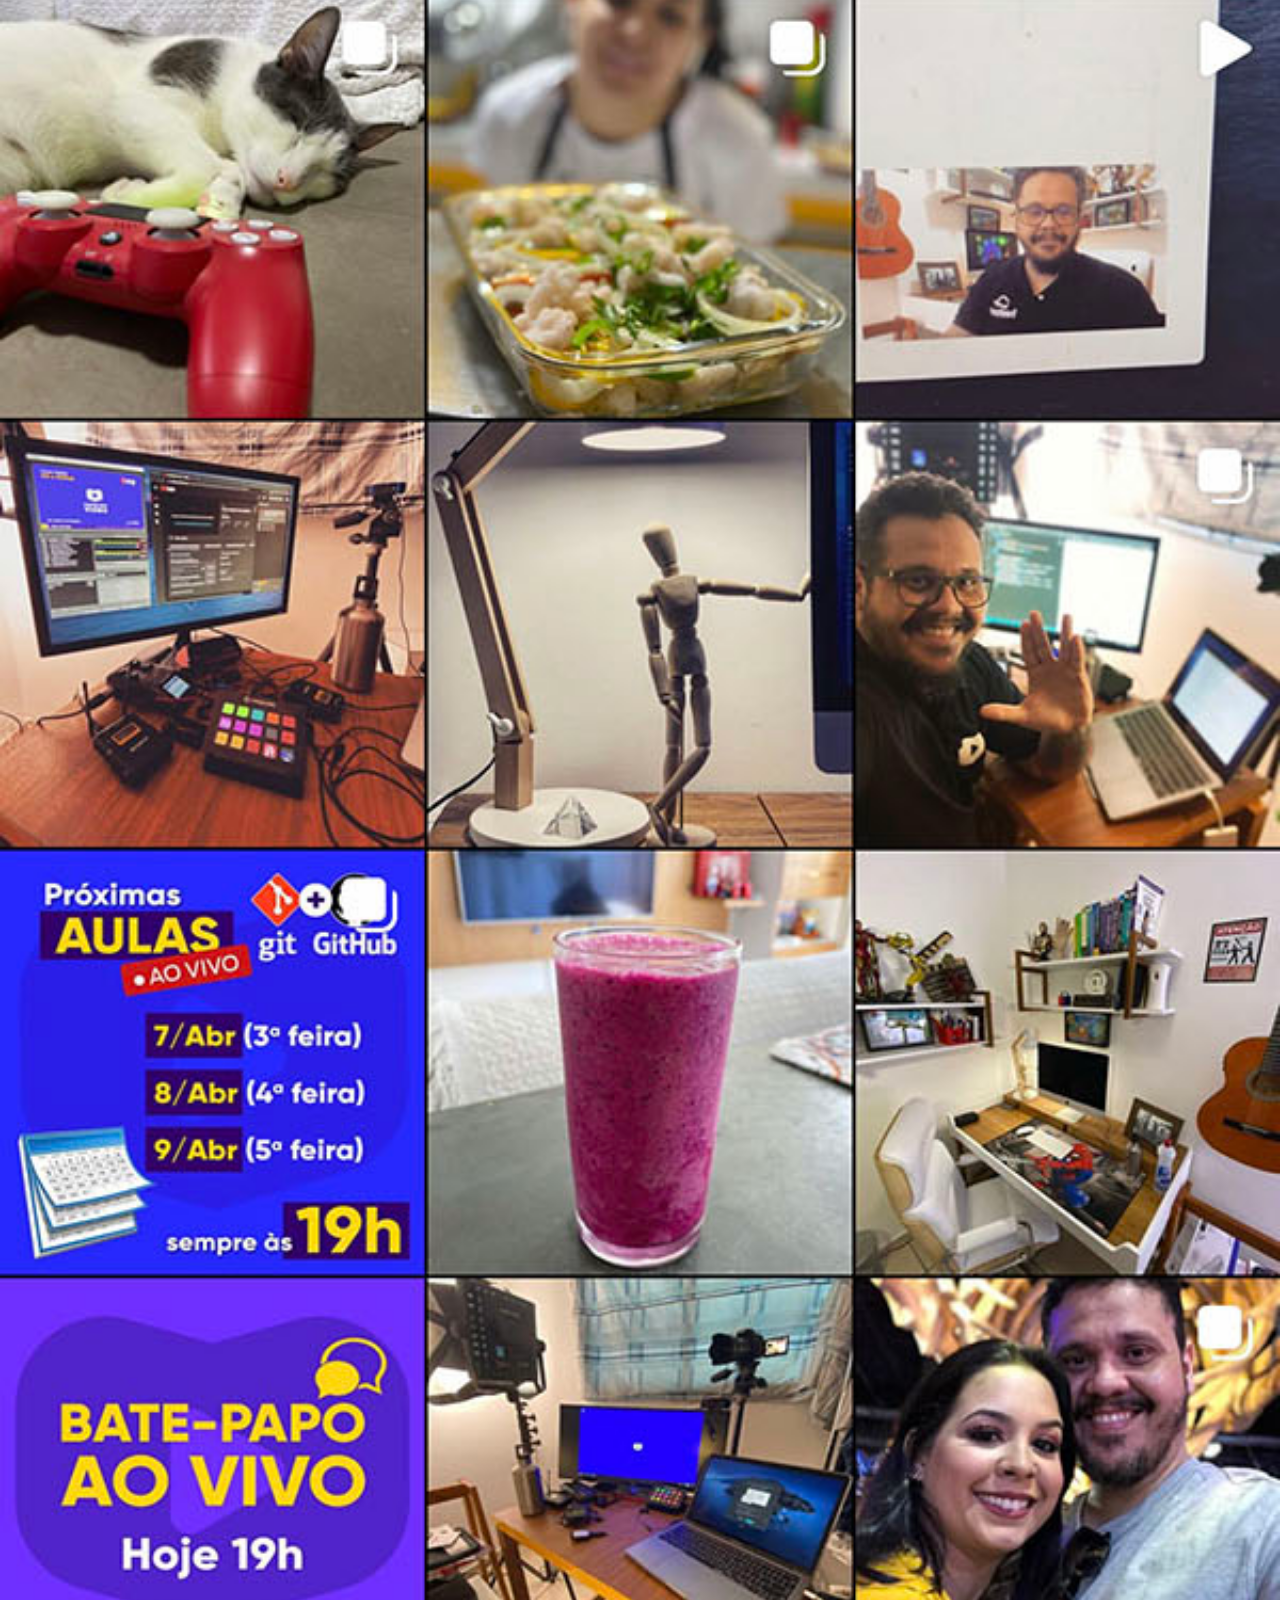
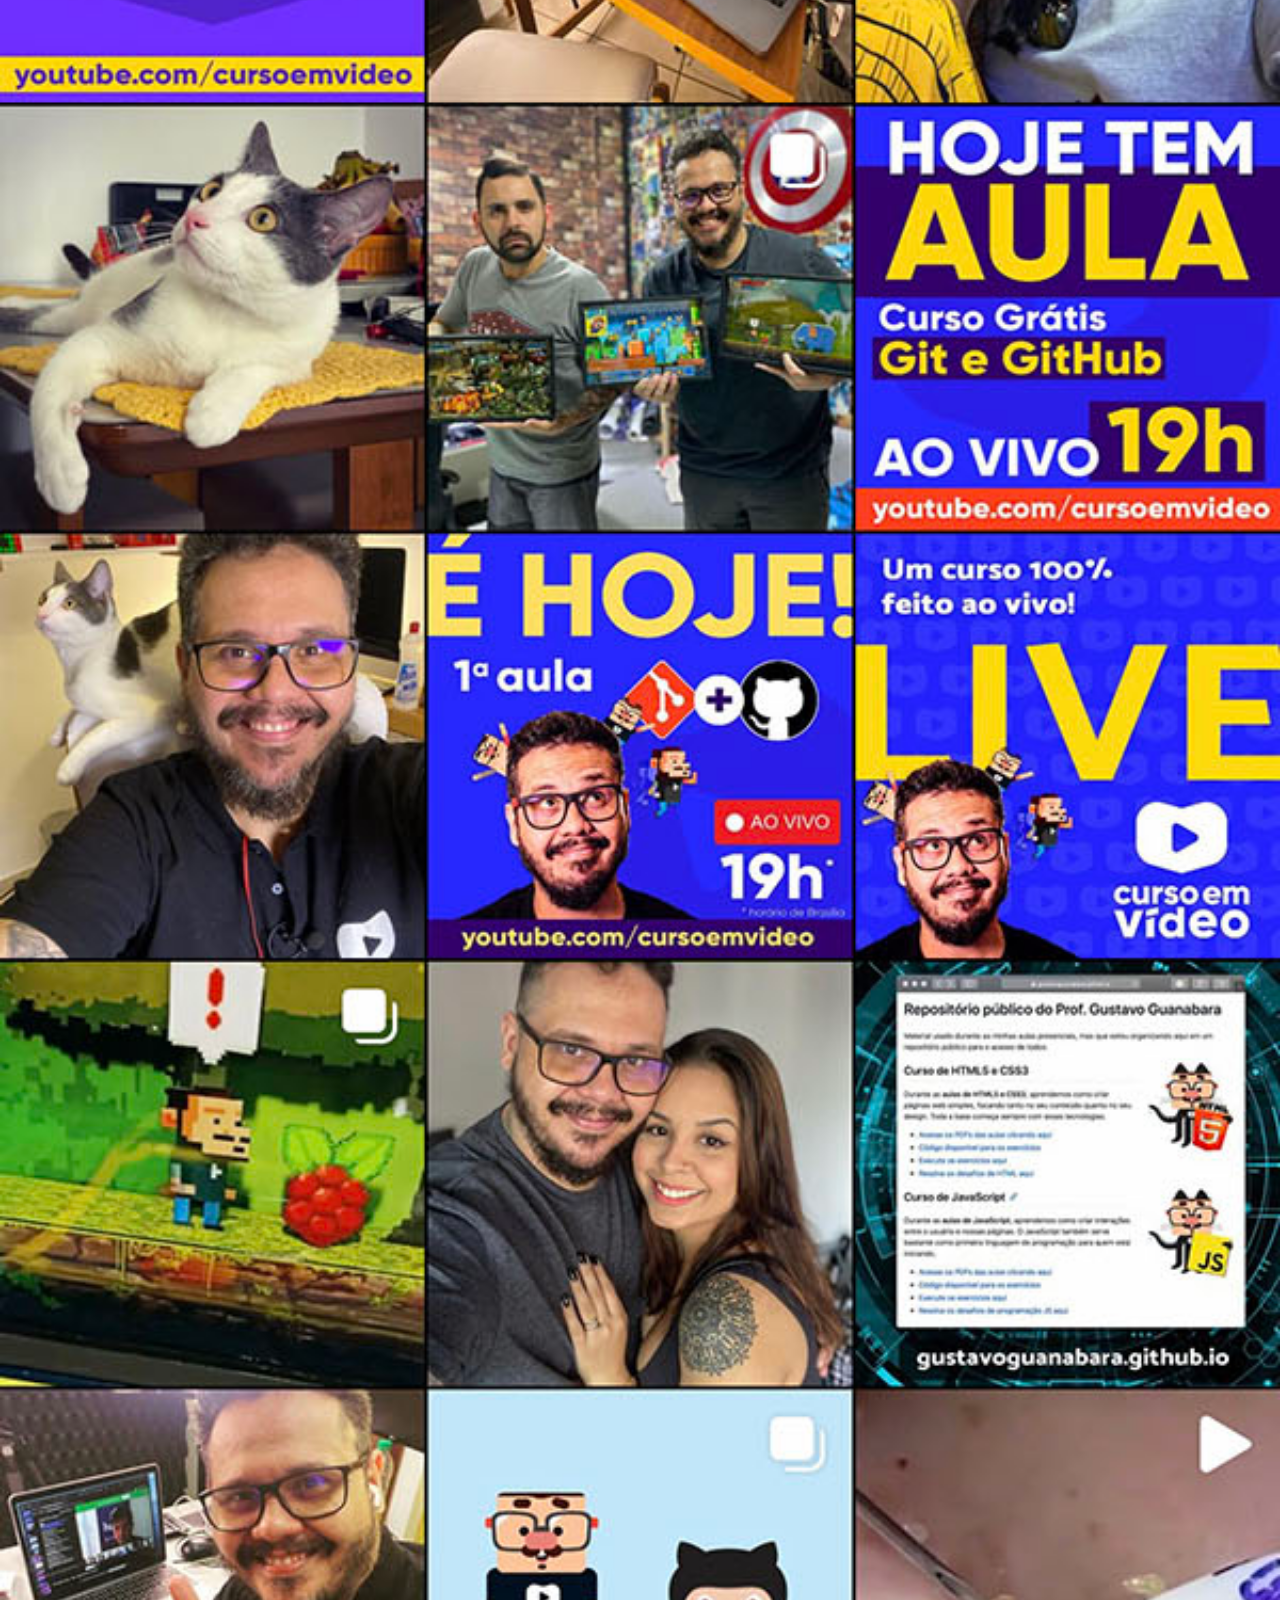
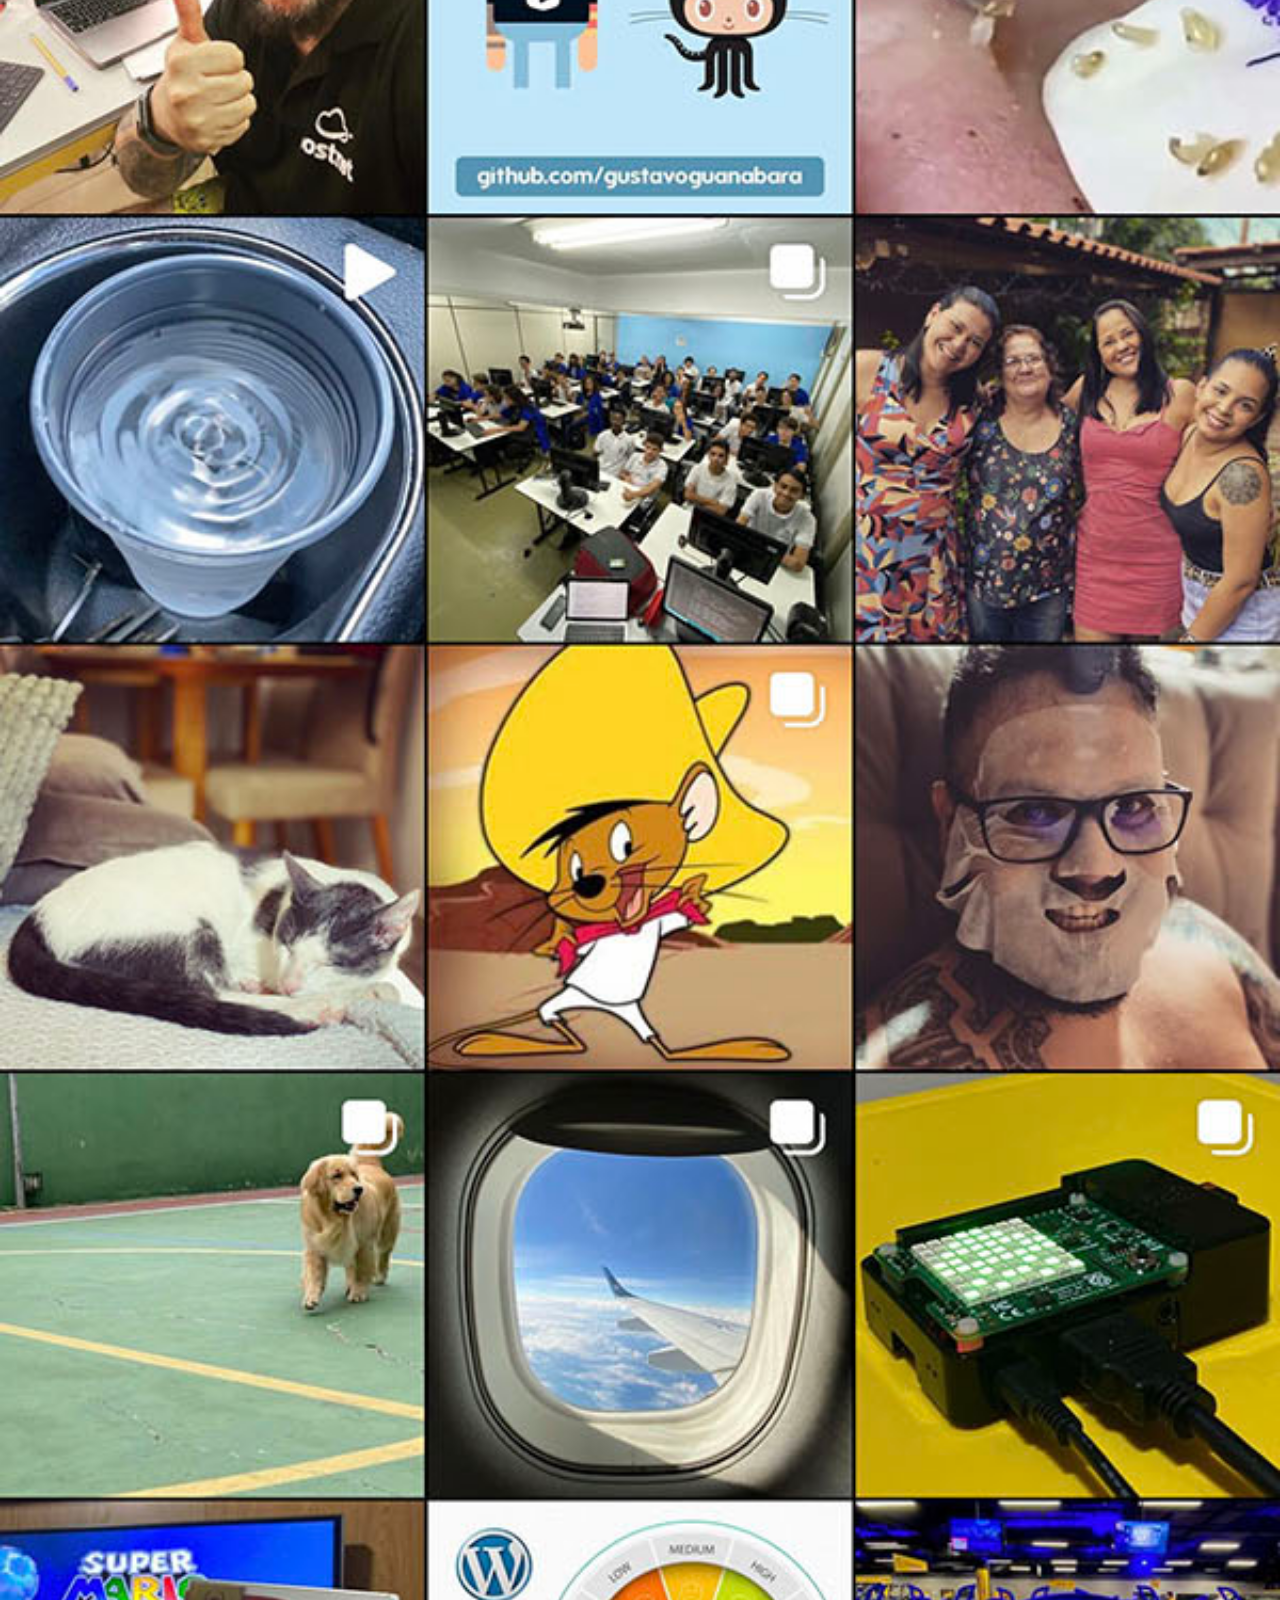
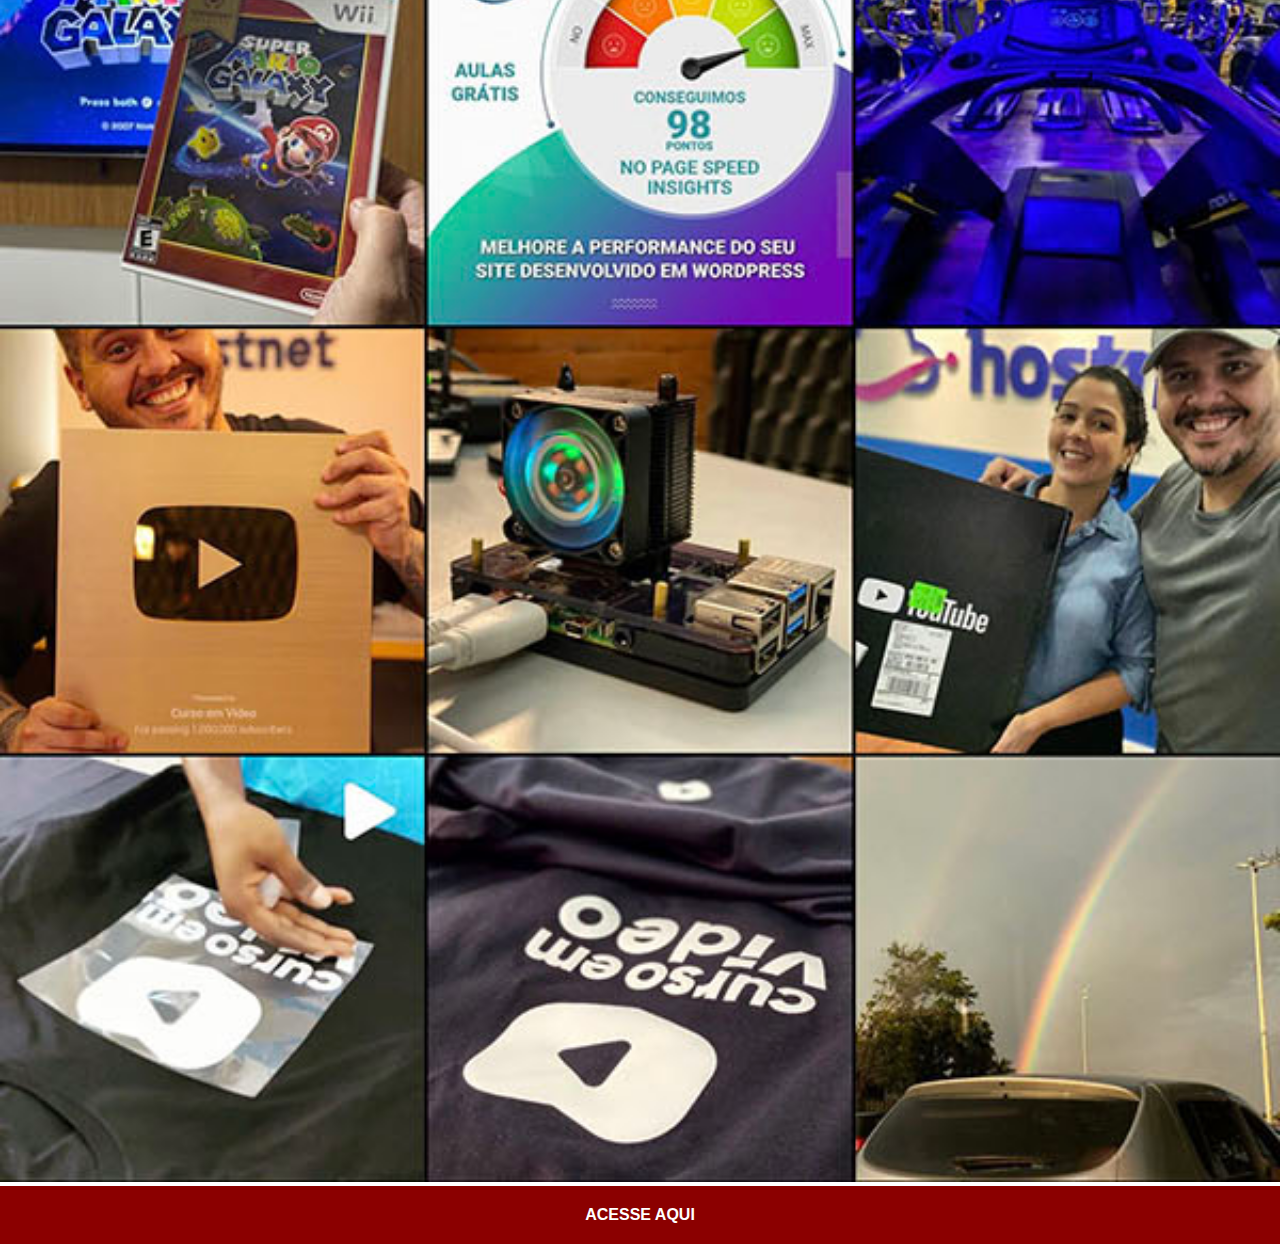
<file: instragam.html>
<!DOCTYPE html>
<html lang="pt-br">
<head>
    <meta charset="UTF-8">
    <meta name="viewport" content="width=device-width, initial-scale=1.0">
    <title>Document</title>
    <link rel="stylesheet" href="estilos/social.css">
</head>
<body>
    <img src="pacote-d013/imagens/tela-instagram.jpg" alt="instragam">
    <a href="https://www.instagram.com/__cisso" target="_blank">ACESSE AQUI</a>
</body>
</html>
</file>
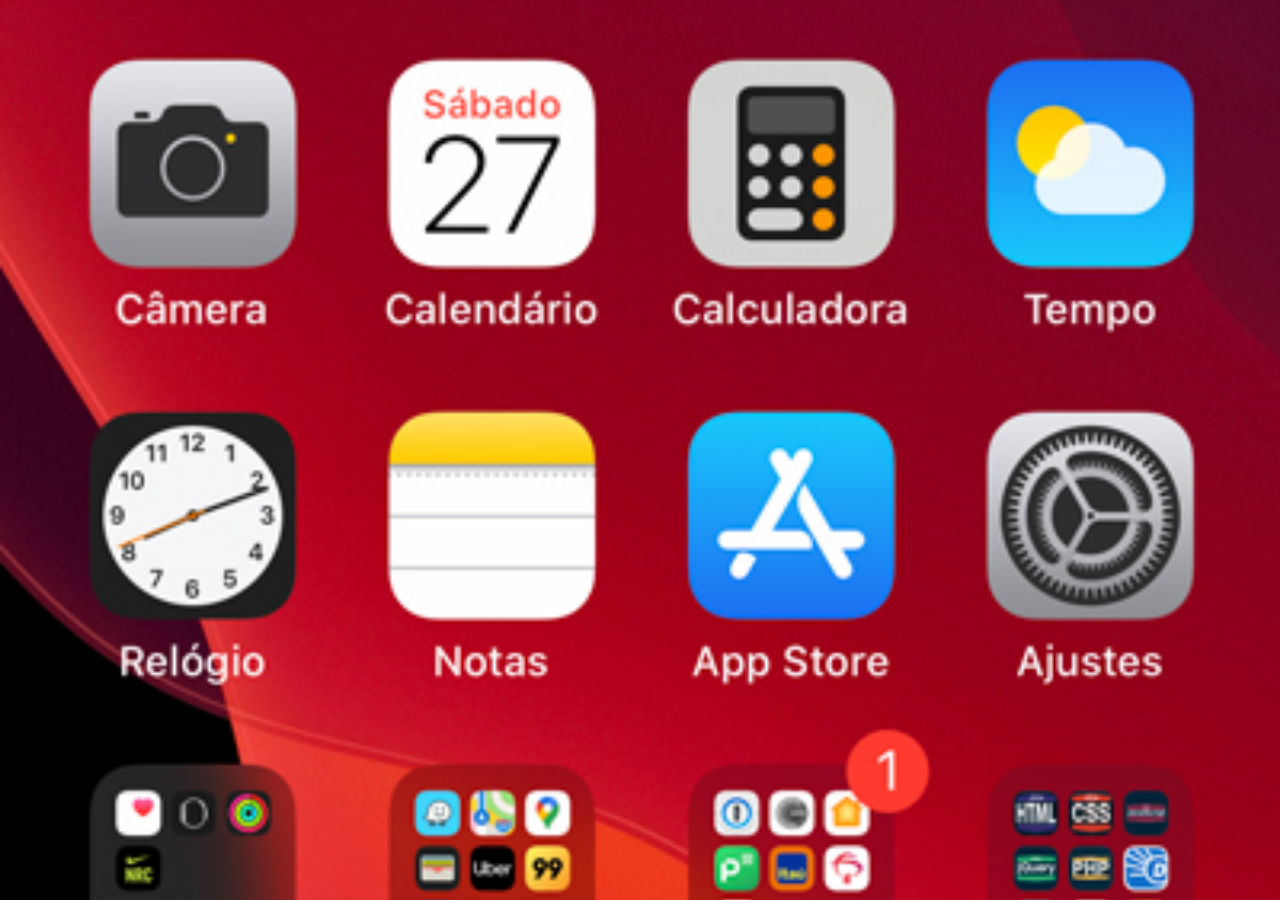
<file: rome.html>
<!DOCTYPE html>
<html lang="pt-br">
<head>
    <meta charset="UTF-8">
    <meta name="viewport" content="width=device-width, initial-scale=1.0">
    <title>Document</title>
</head>
<style>
    * {
        margin: 0px;
        padding: 0px;

    }

    body {
        width: 100vw;
        height: 100vh;
        background: black url(pacote-d013/imagens/tela-home.jpg) no-repeat top center;
        background-size: cover;
    }
</style>
<body>
    
</body>
</html>
</file>
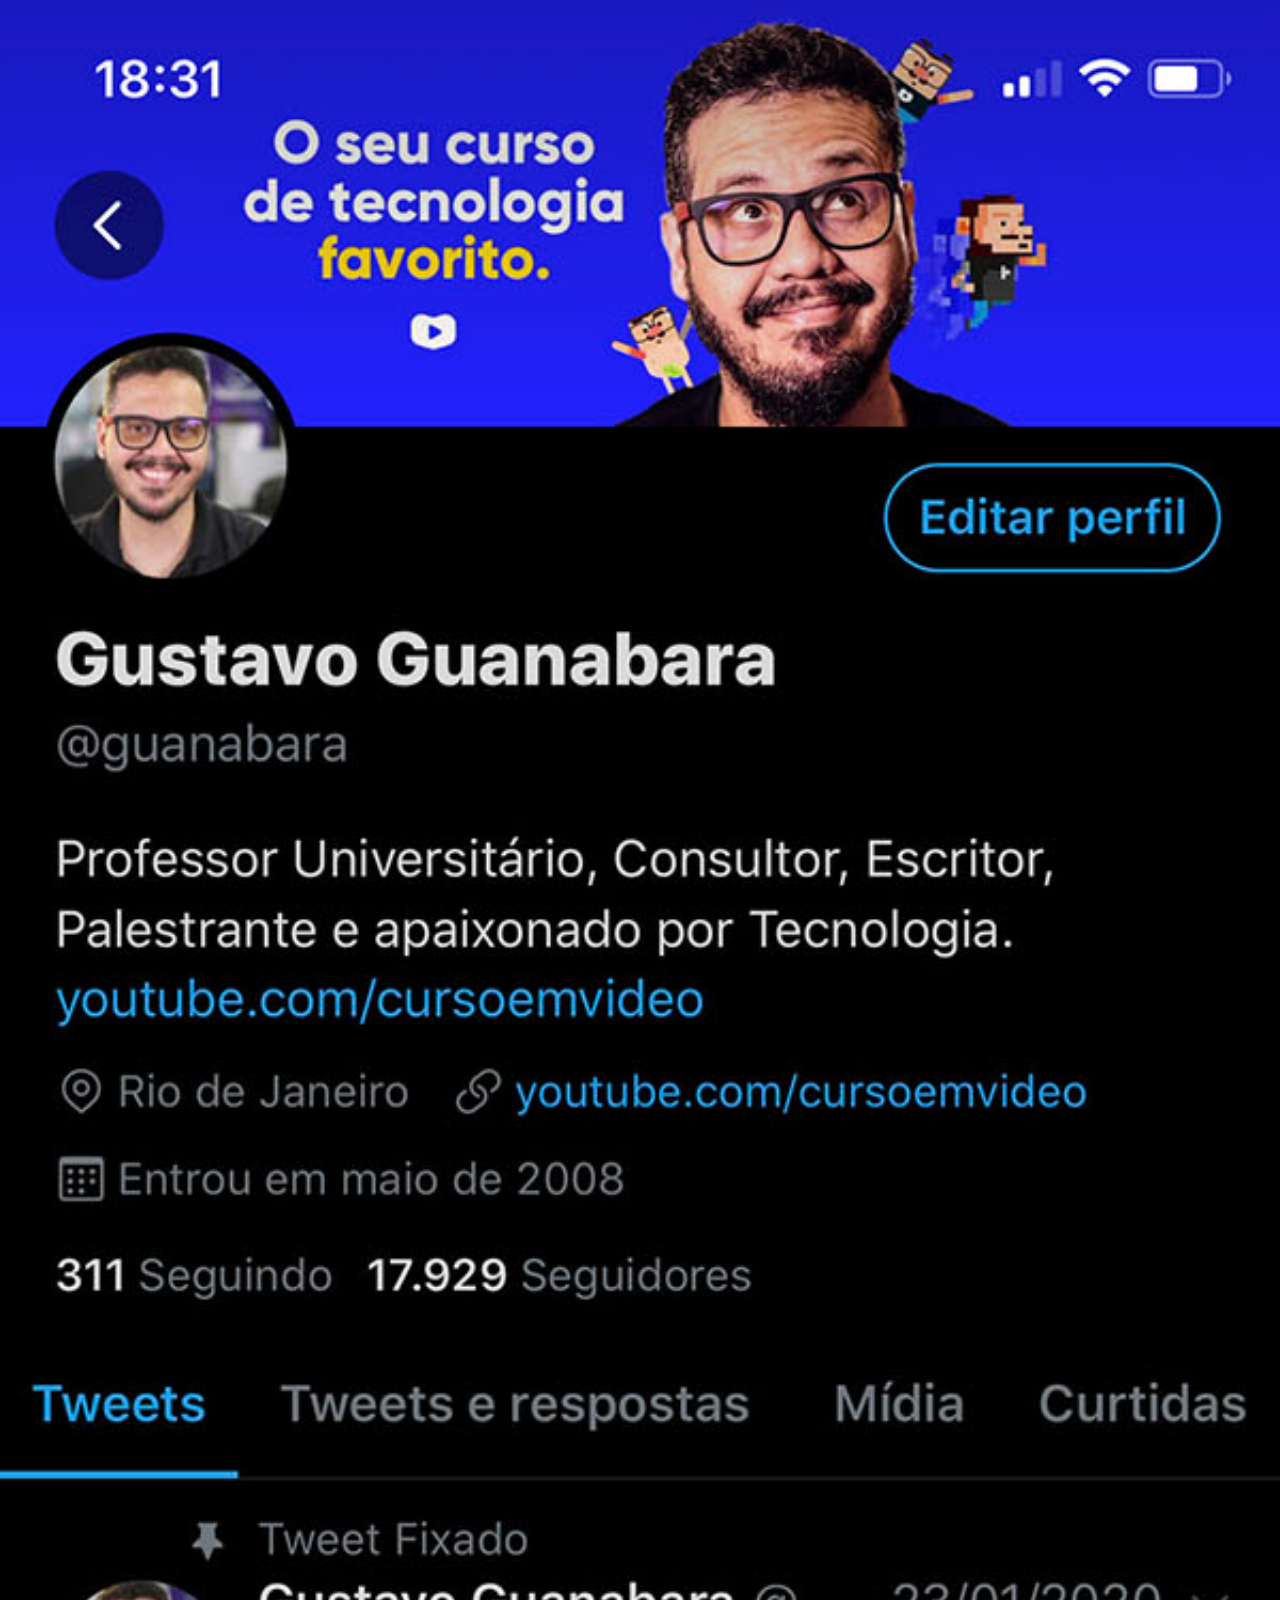
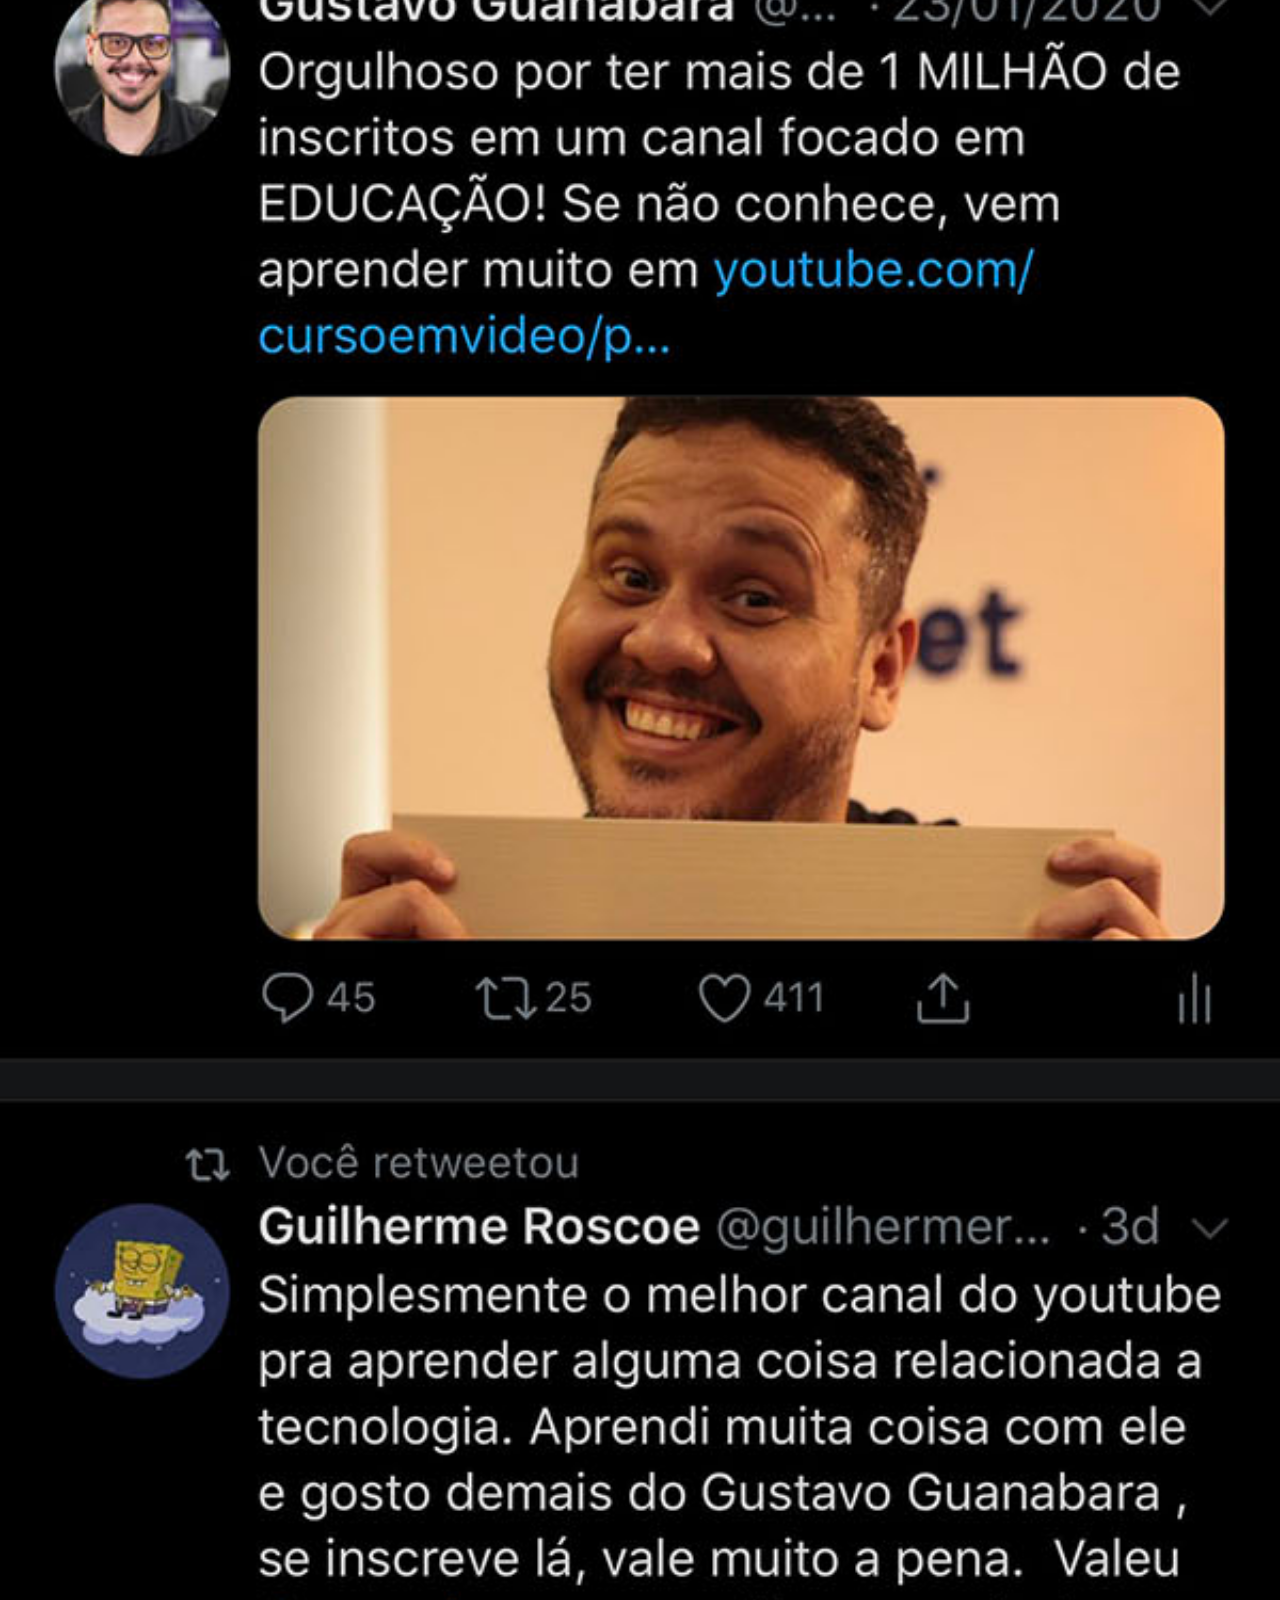
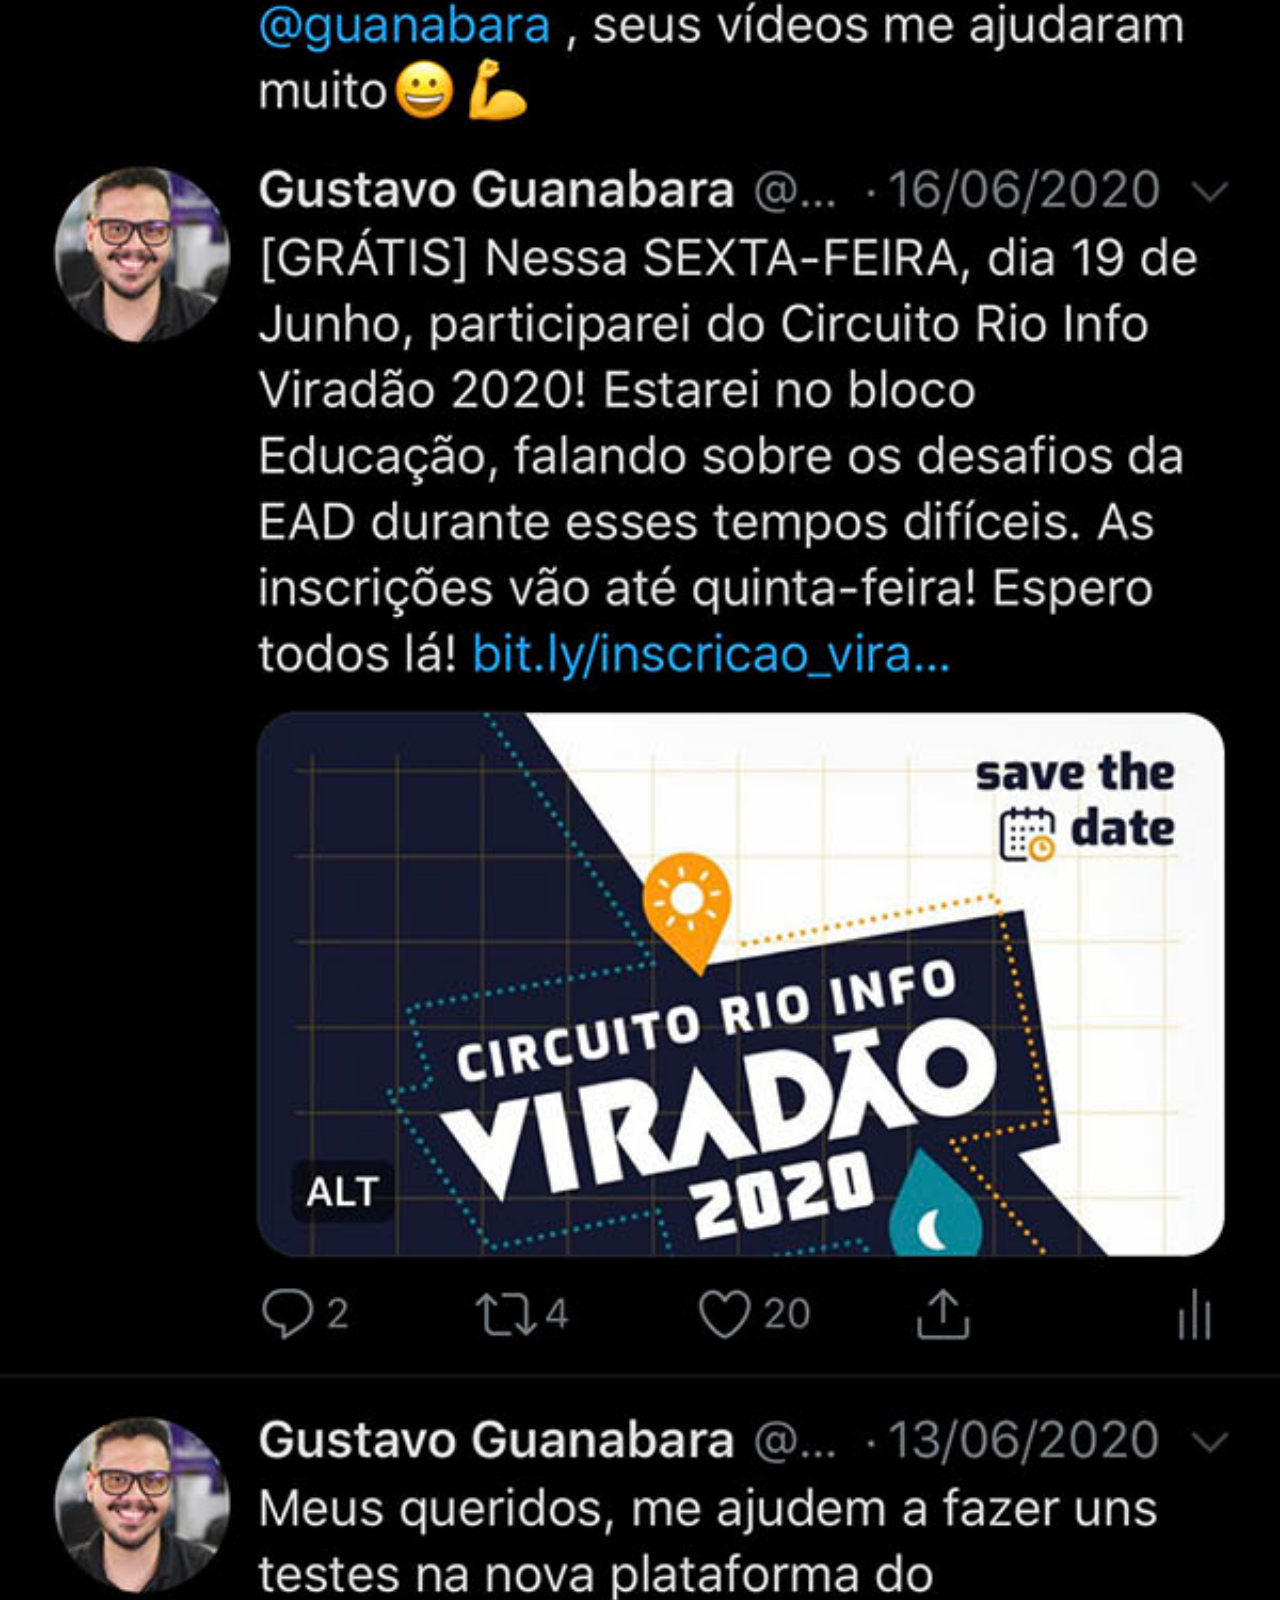
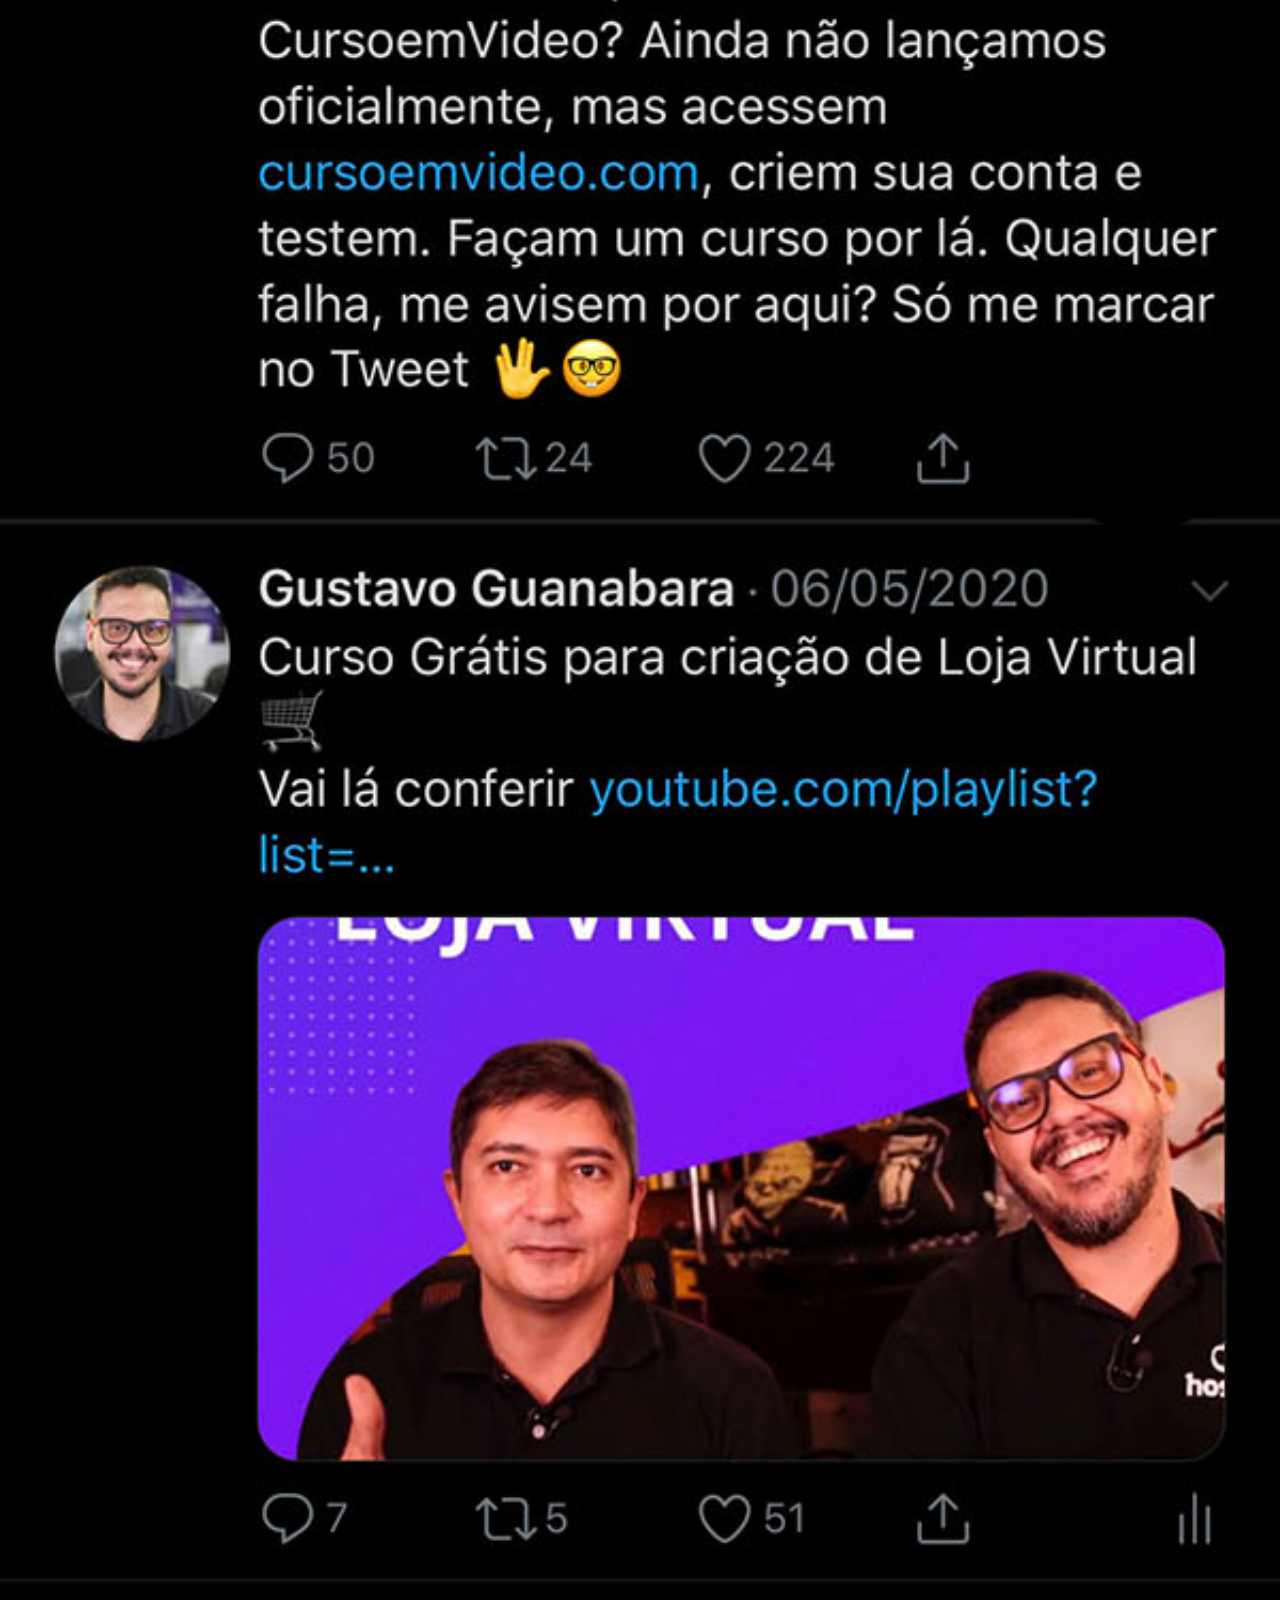
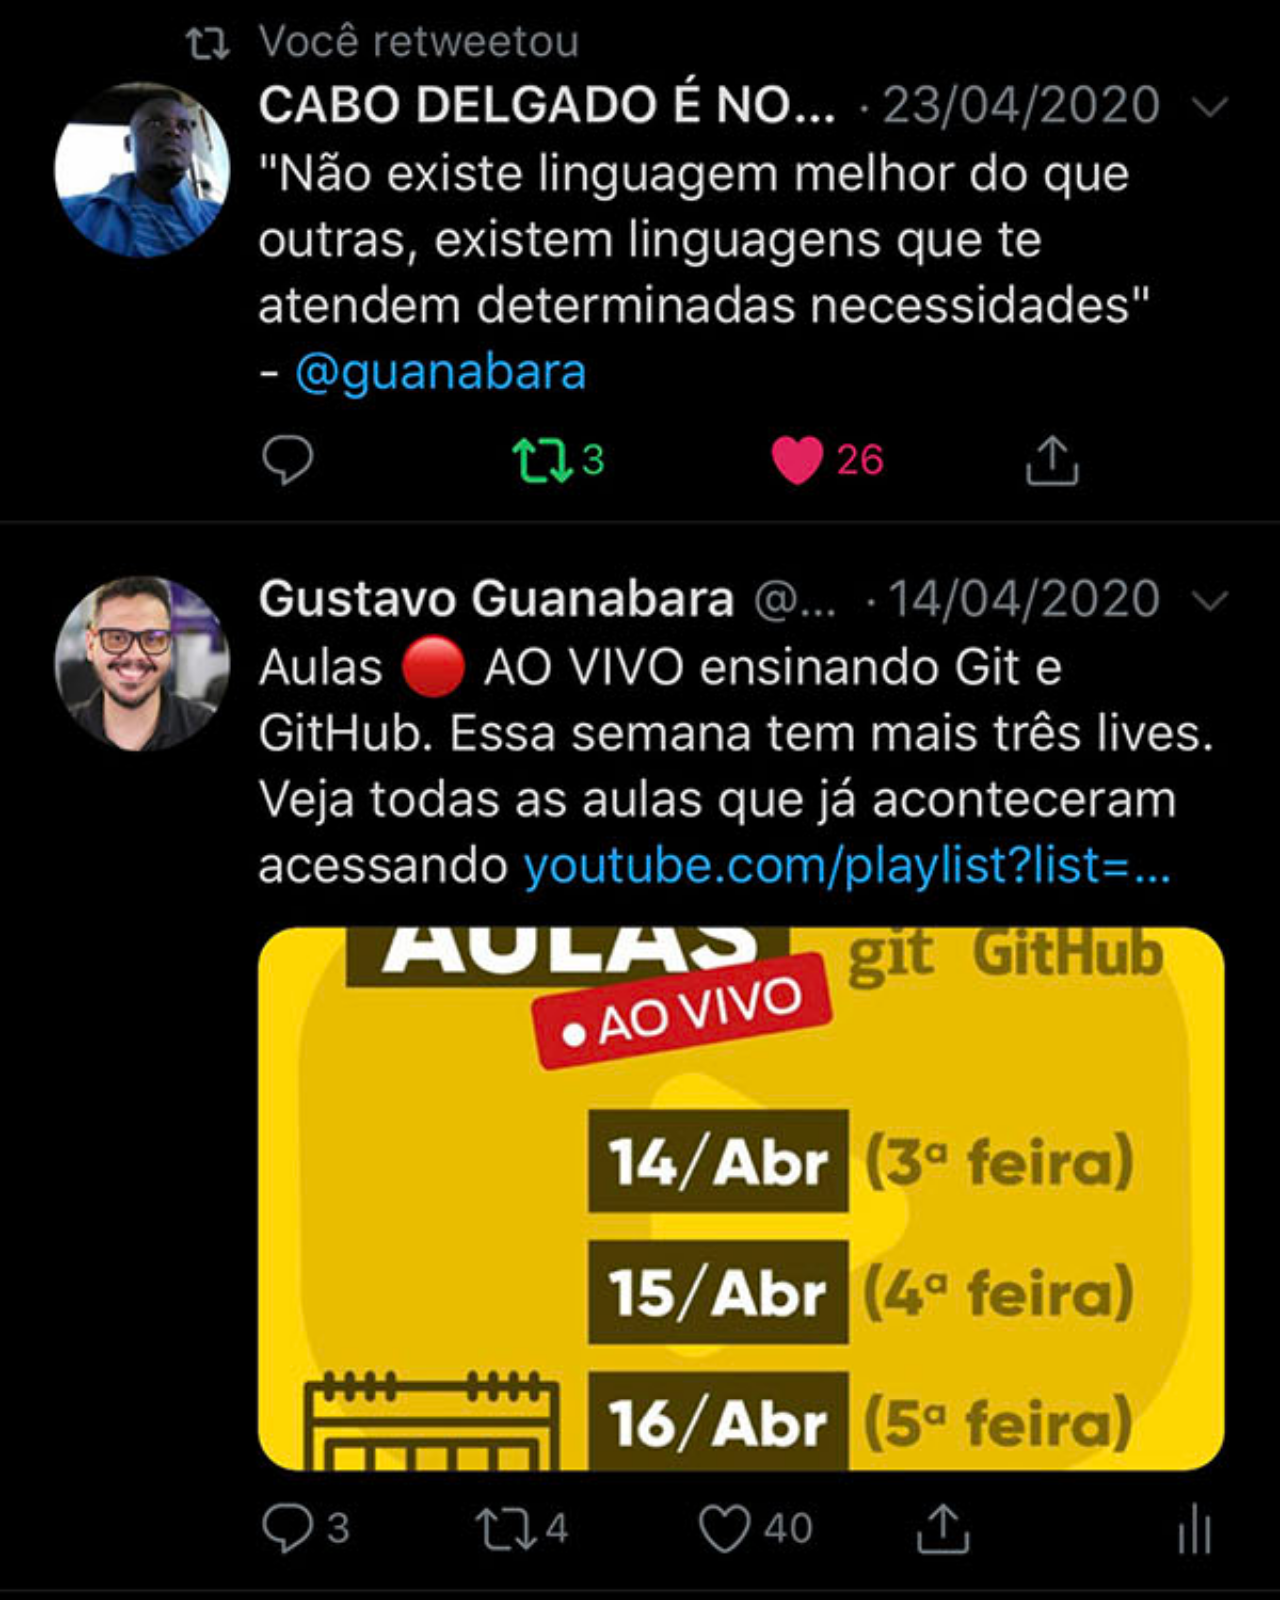
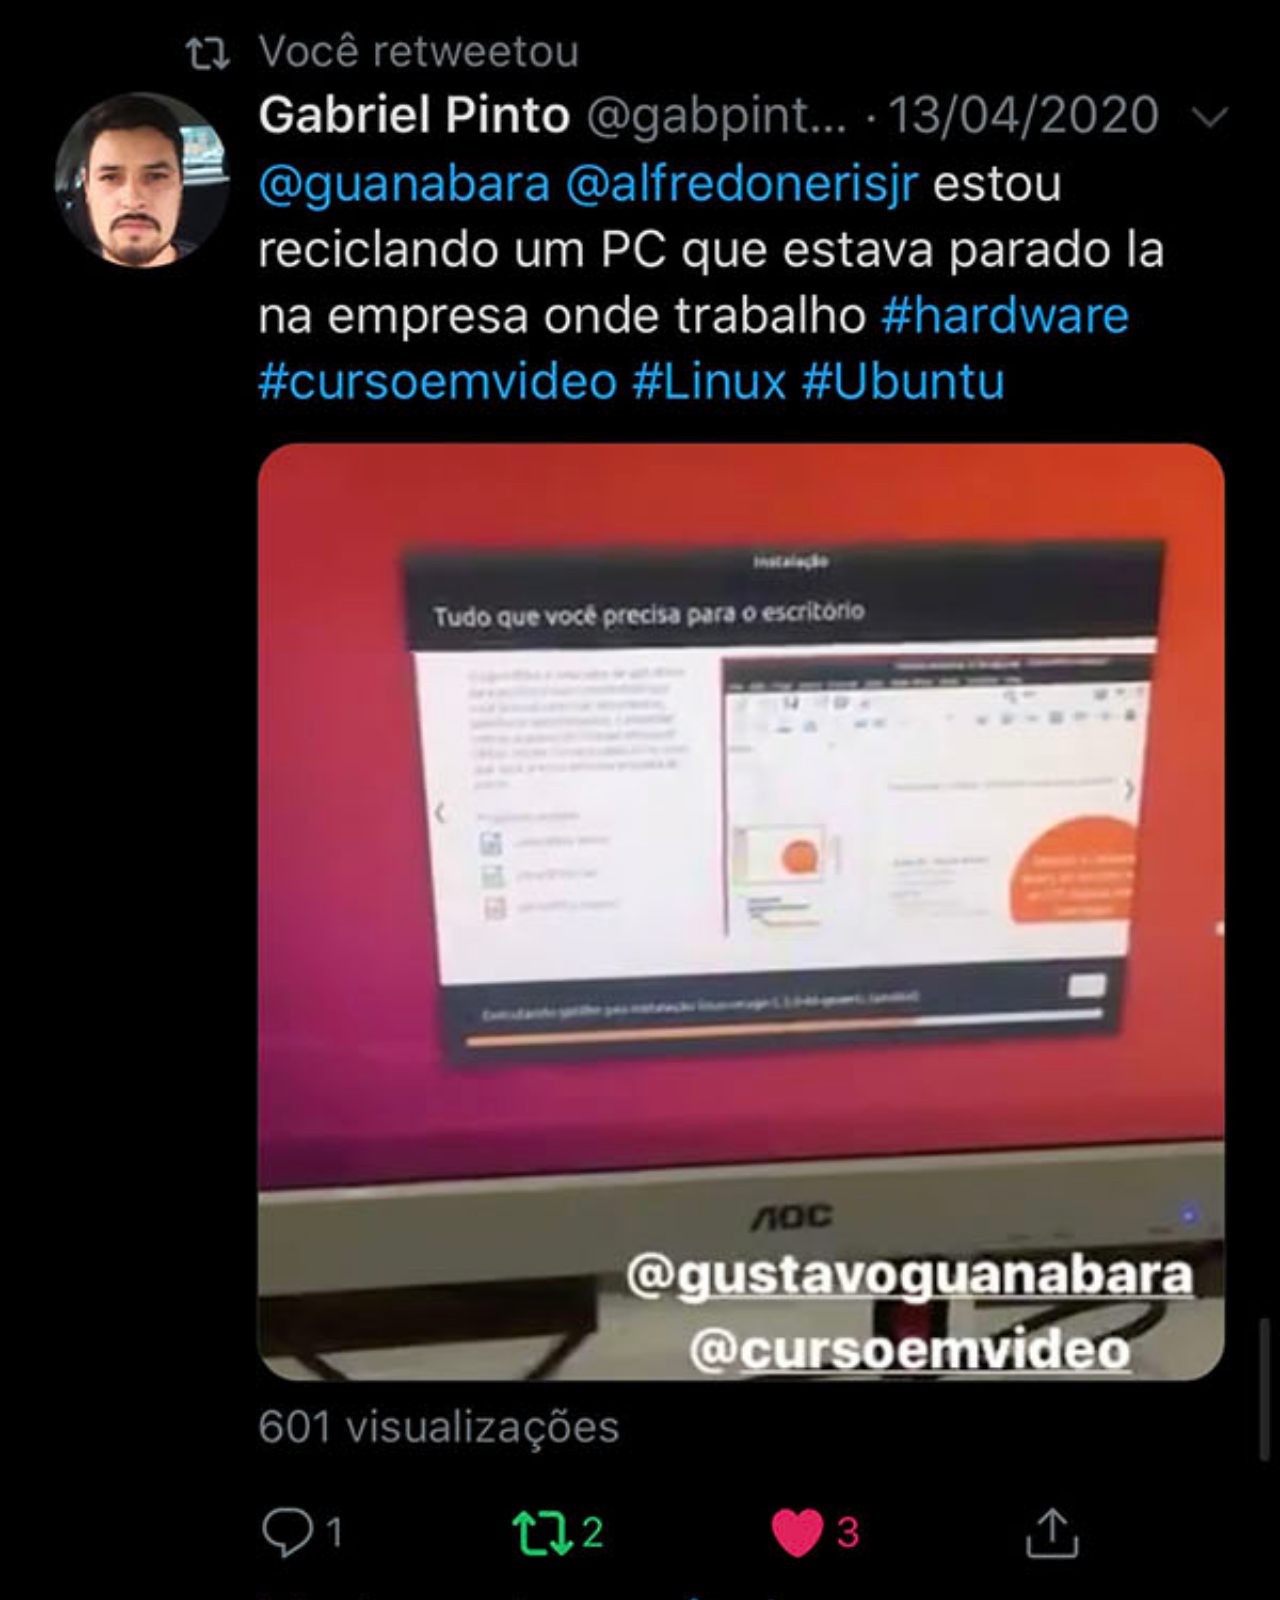
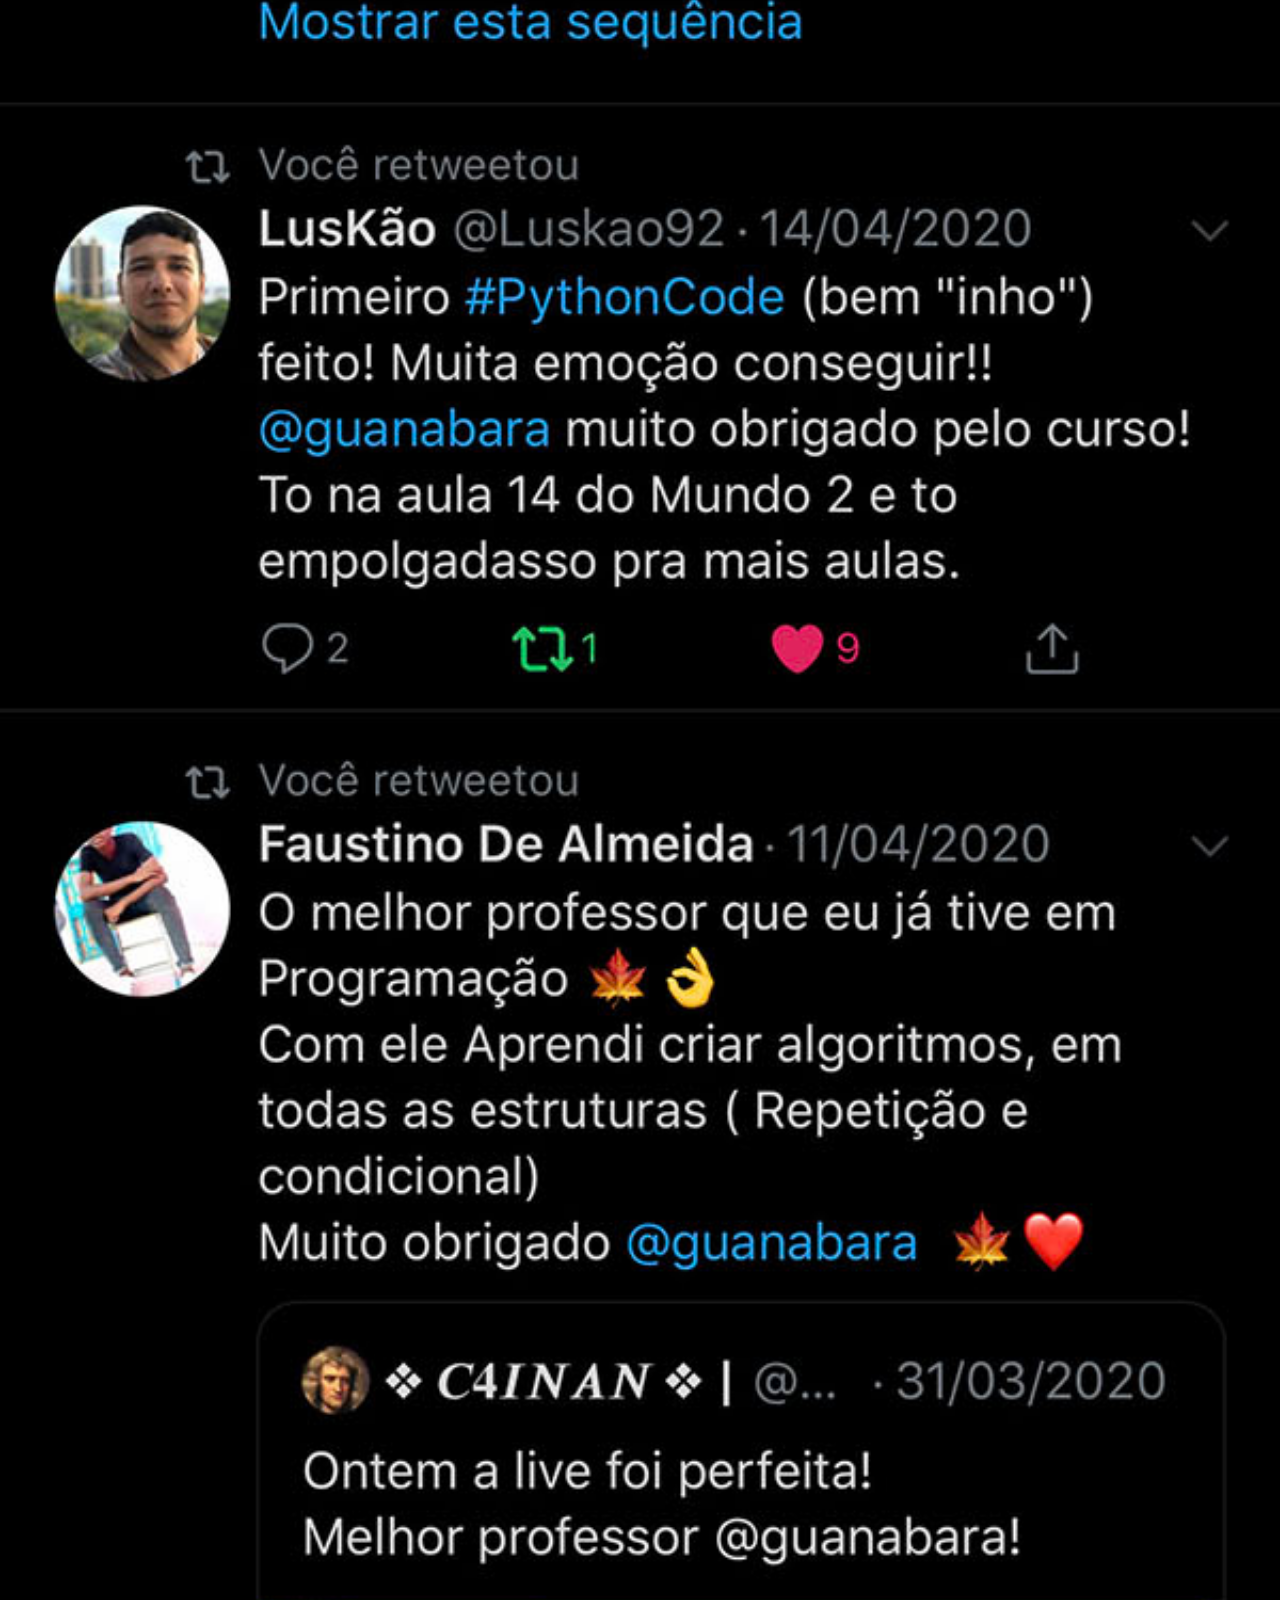
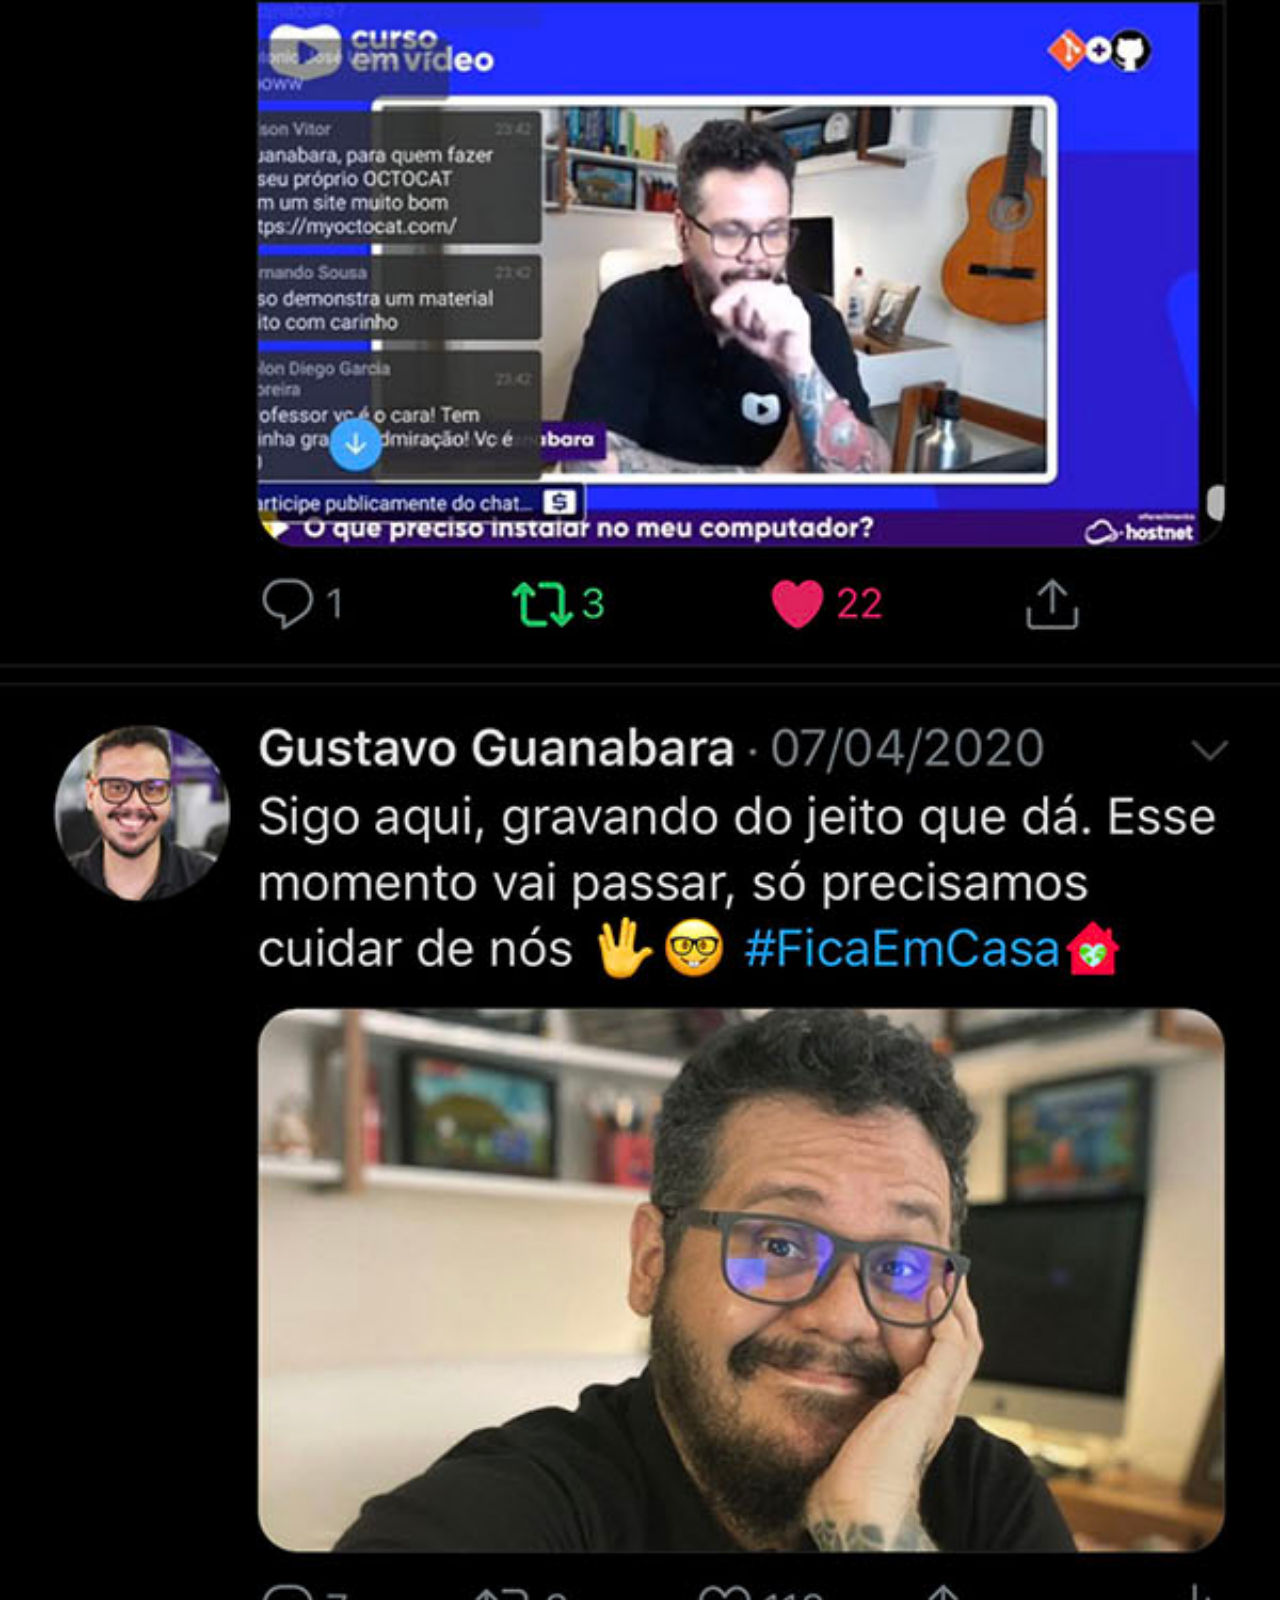
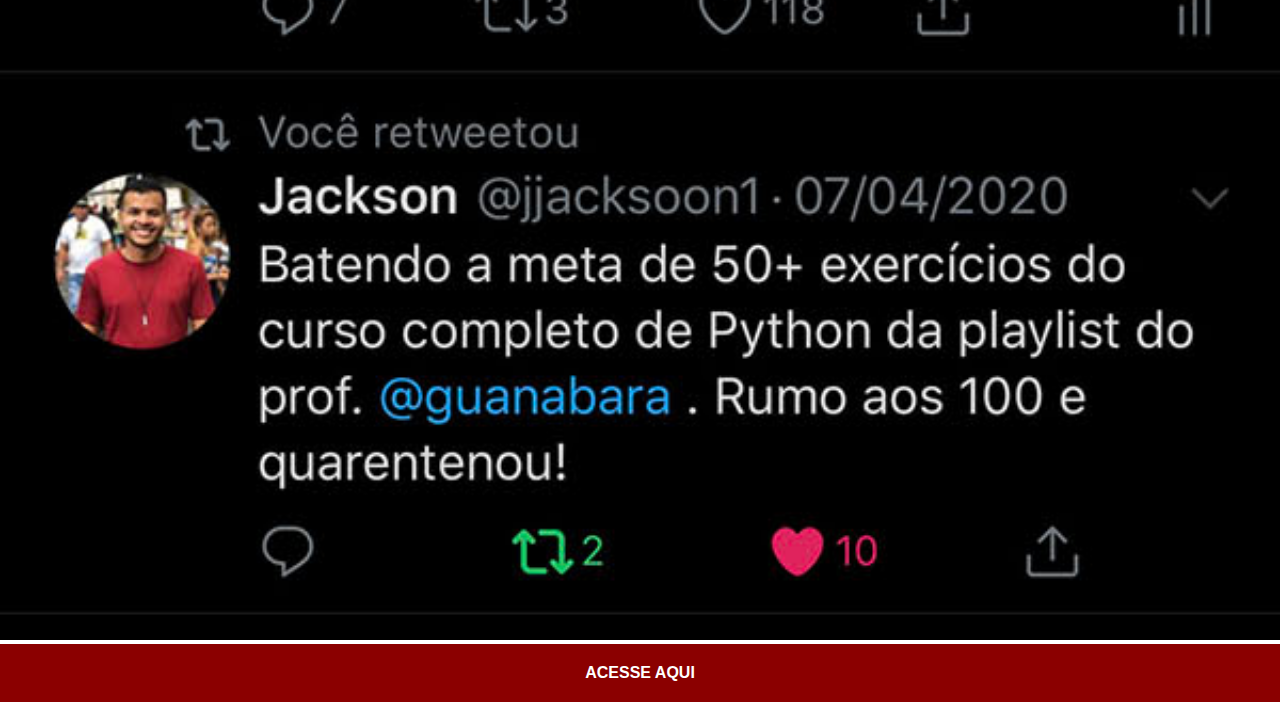
<file: twitter.html>
<!DOCTYPE html>
<html lang="pt-br">
<head>
    <meta charset="UTF-8">
    <meta name="viewport" content="width=device-width, initial-scale=1.0">
    <title>Document</title>
    <link rel="stylesheet" href="estilos/social.css">
</head>
<body>
    <img src="pacote-d013/imagens/tela-twitter.jpg" alt="twitter">
    <a href="https://x.com/guanabara?utm_"> ACESSE AQUI</a>
</body>
</html>
</file>
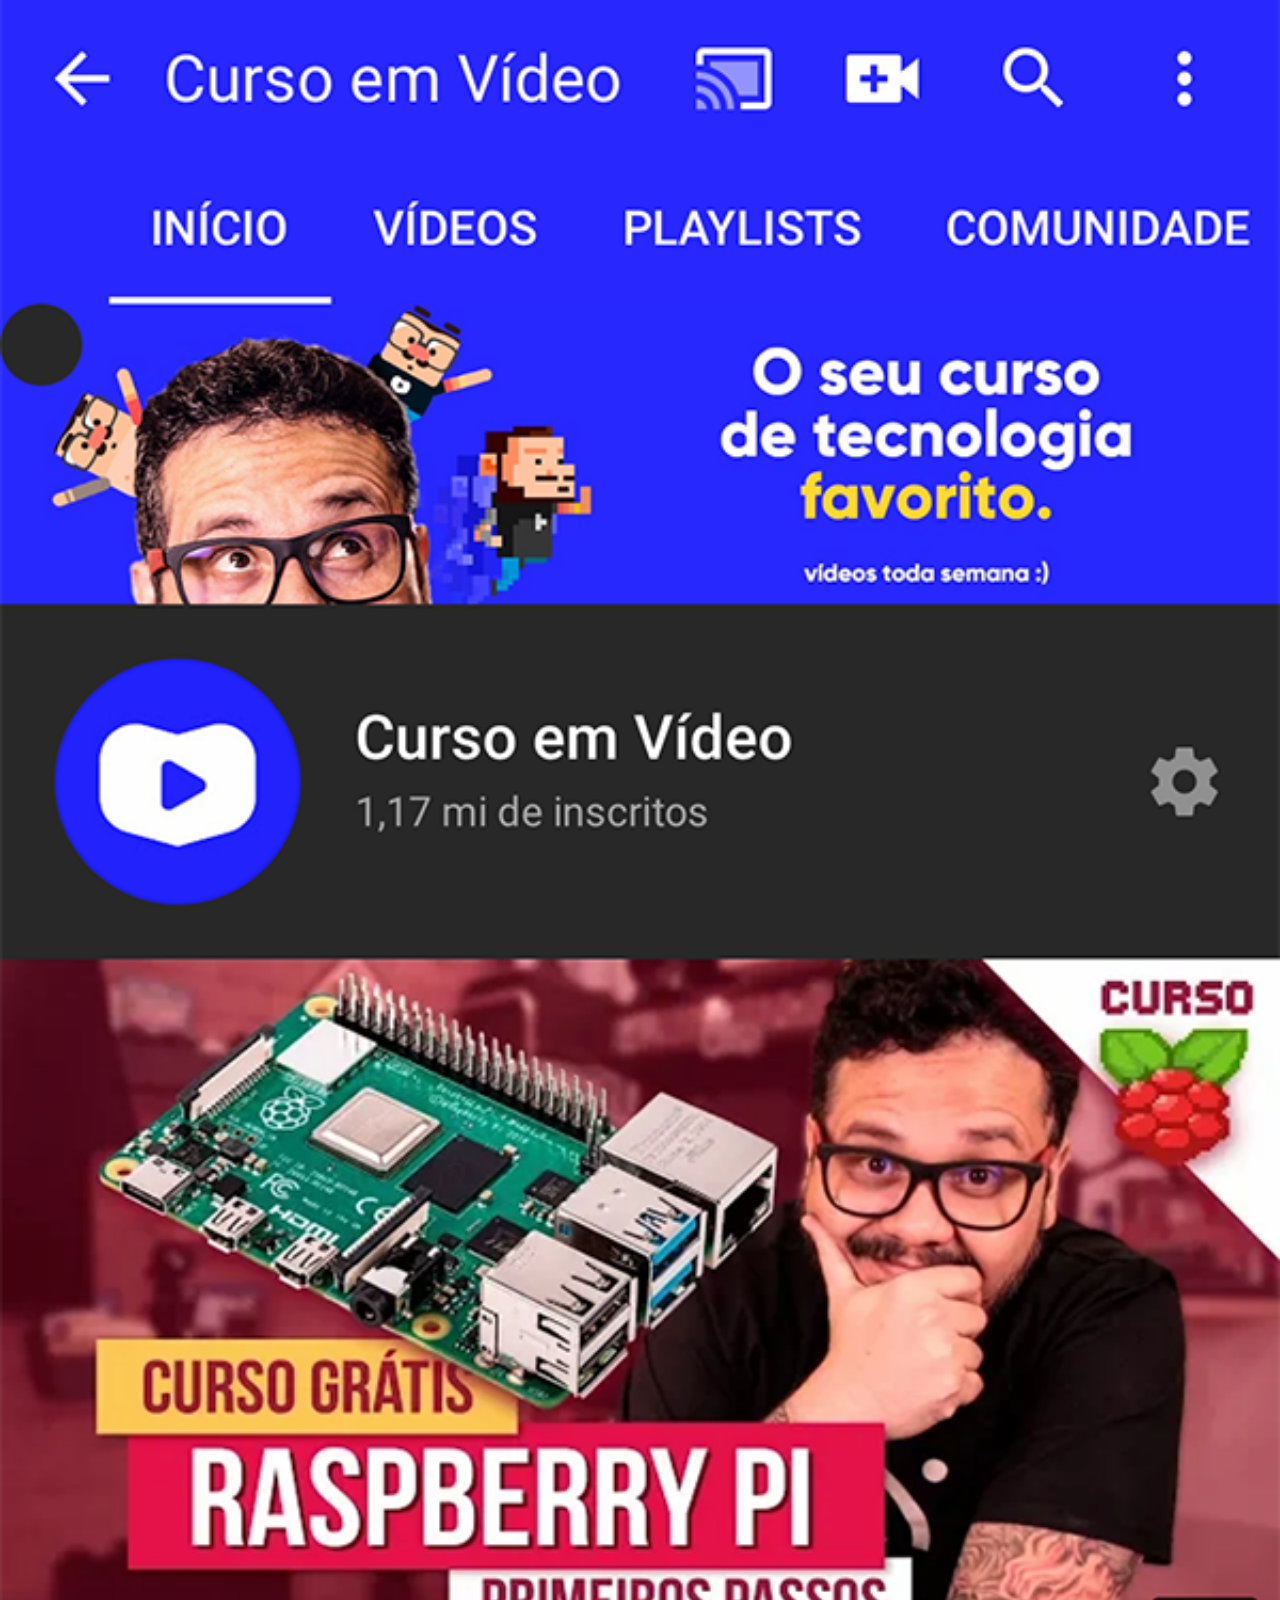
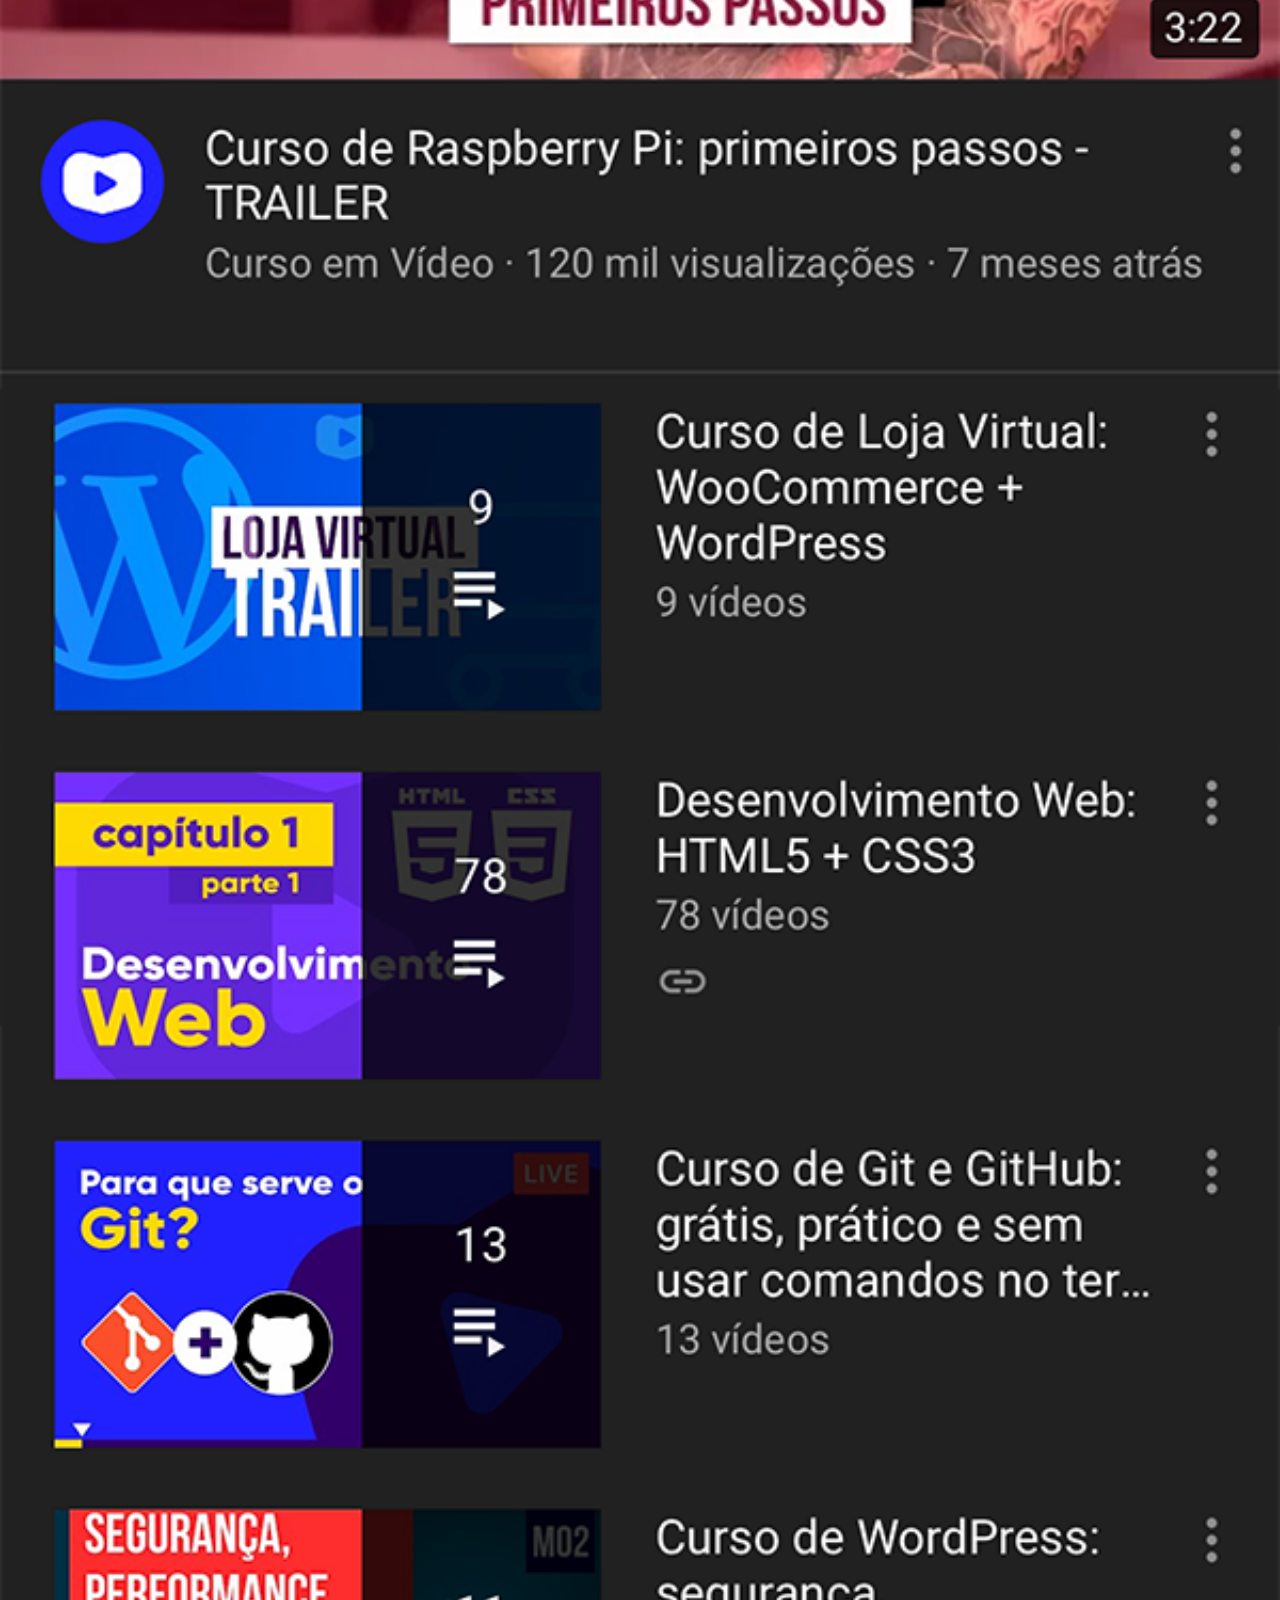
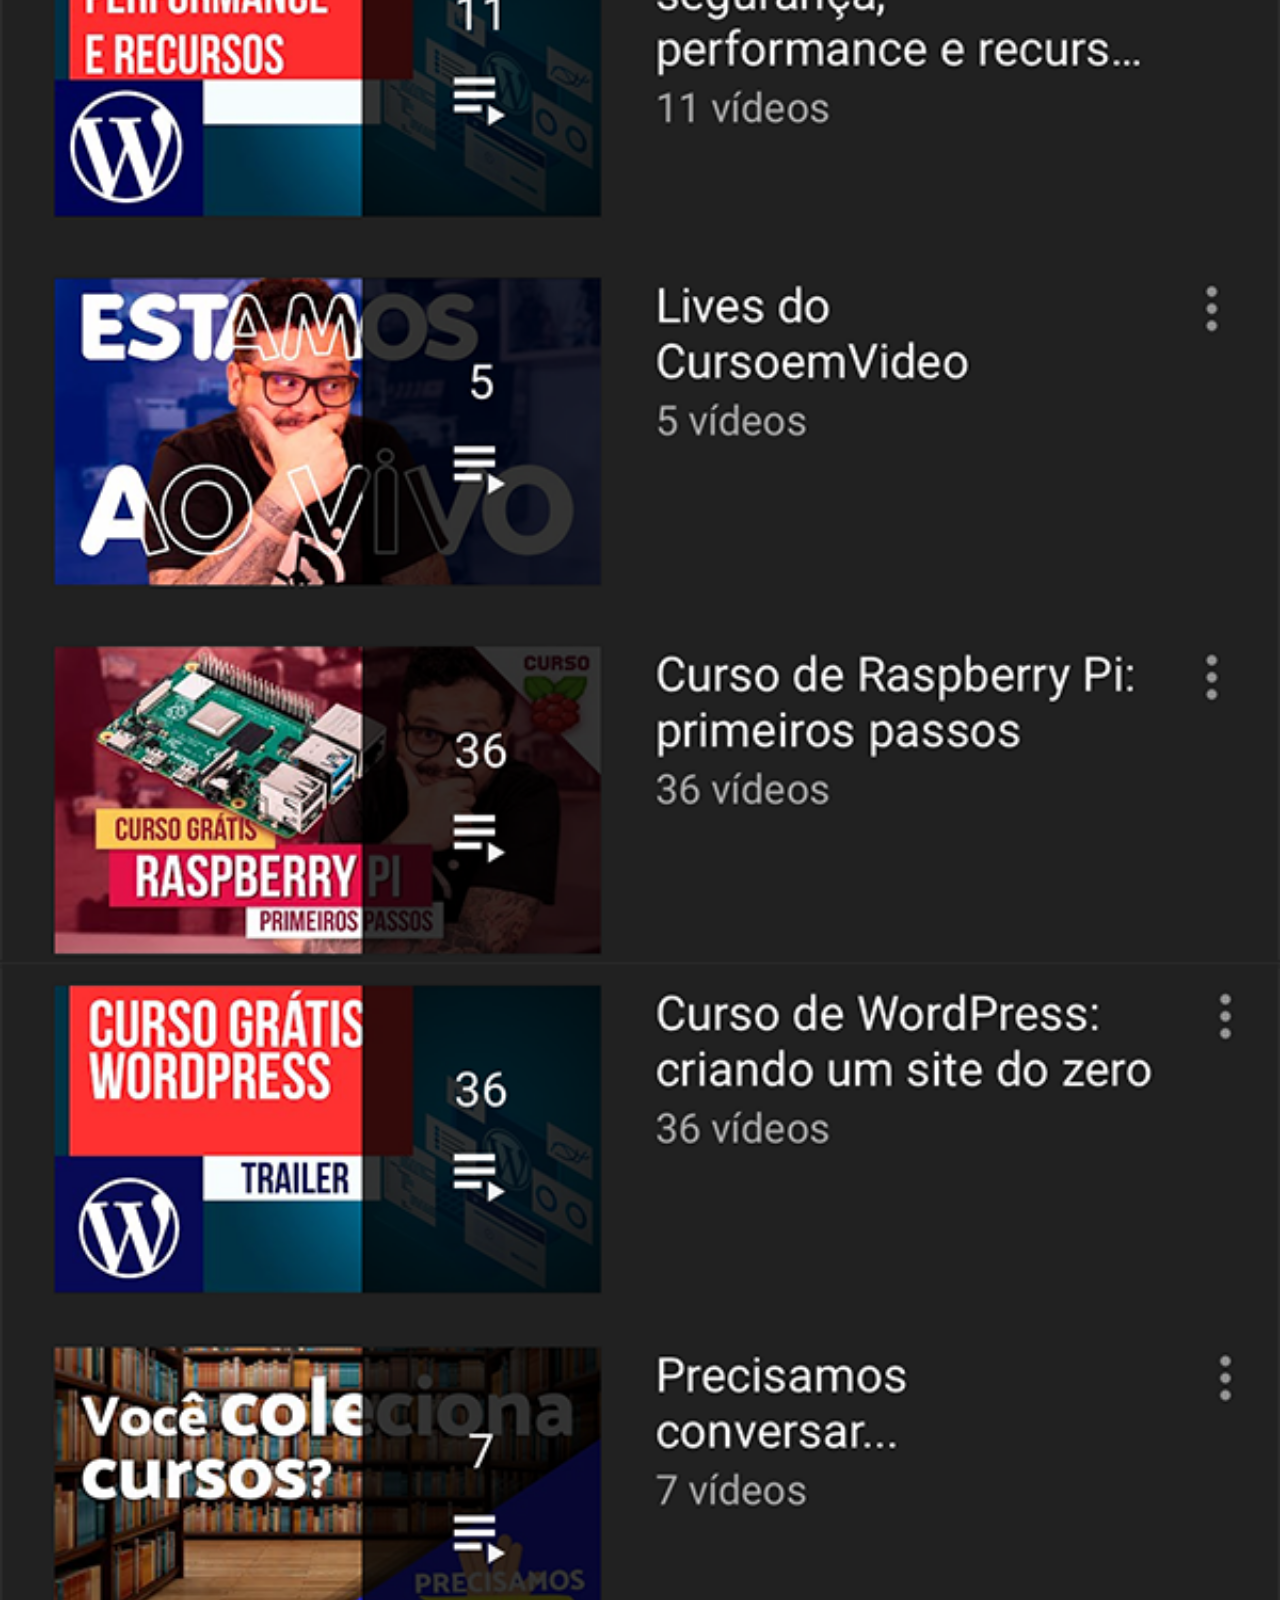
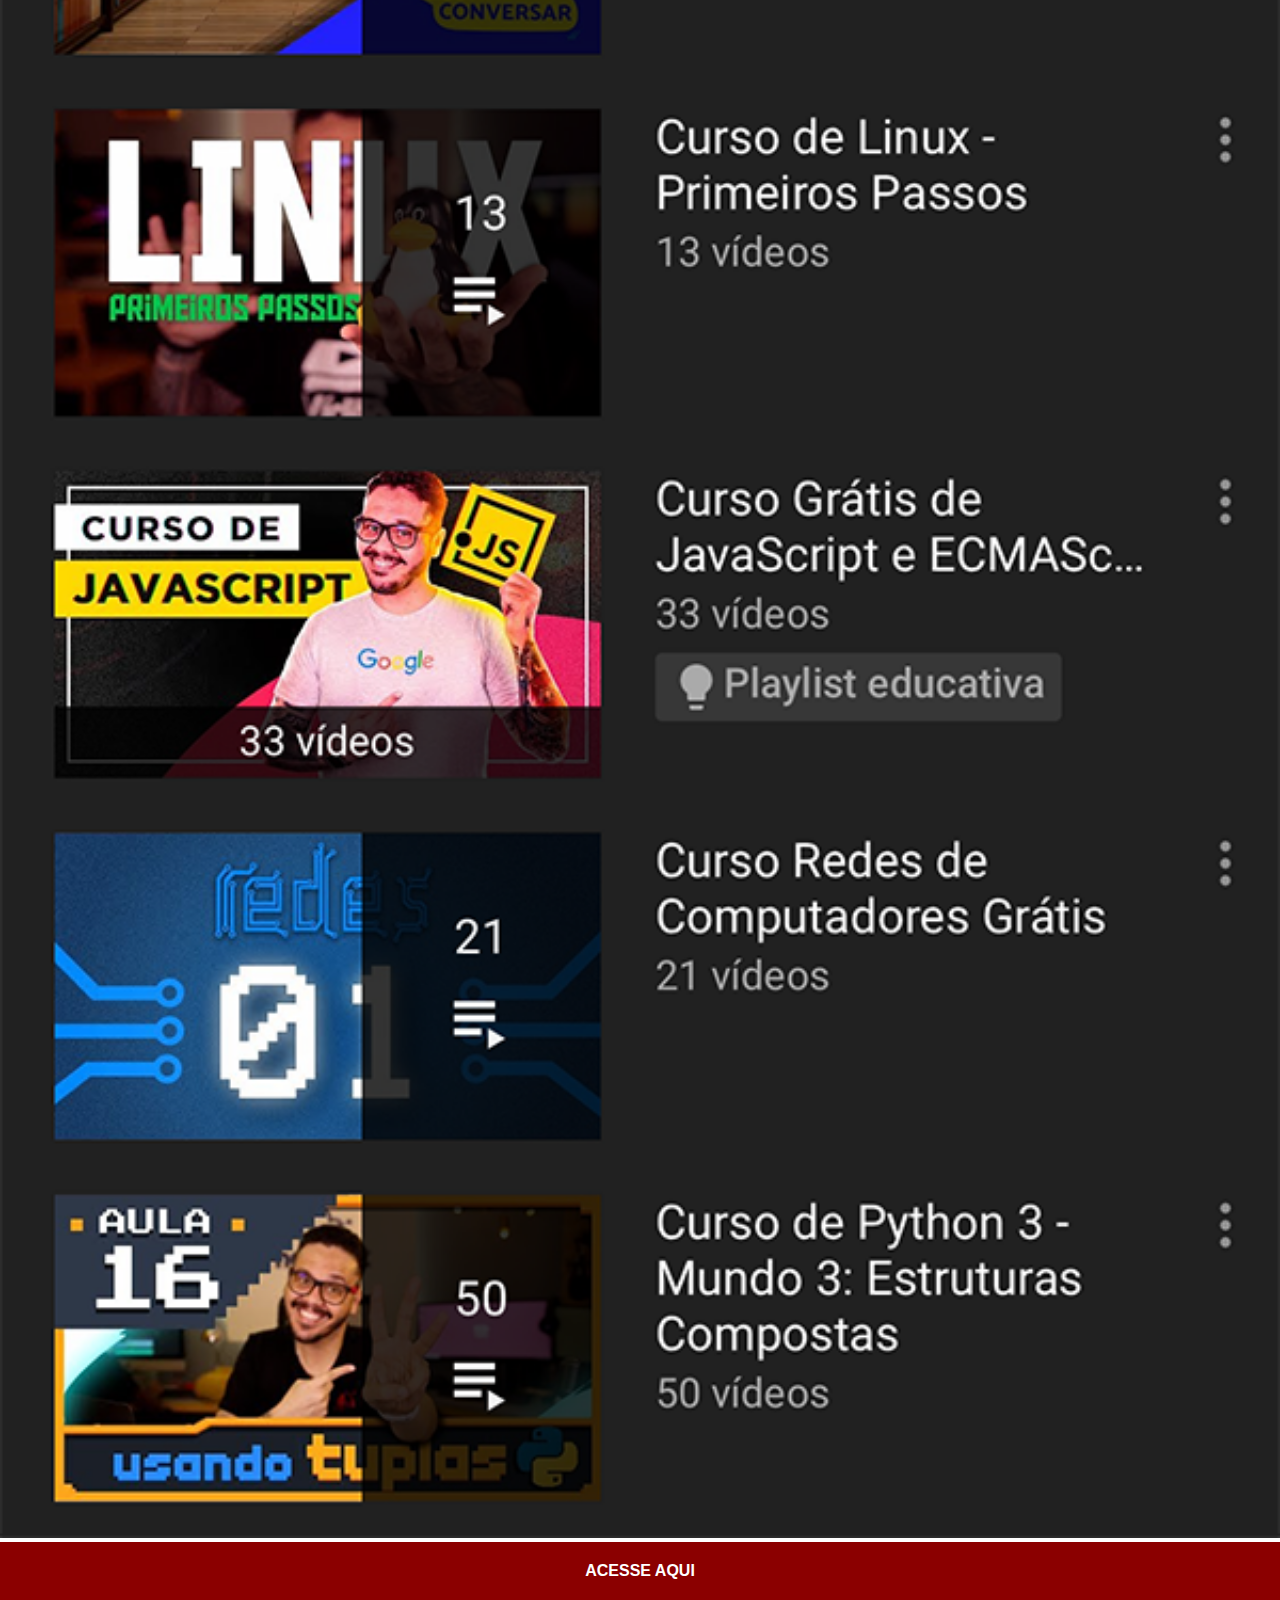
<file: youtube.html>
<!DOCTYPE html>
<html lang="pt-br">
<head>
    <meta charset="UTF-8">
    <meta name="viewport" content="width=device-width, initial-scale=1.0">
    <title>Document</title>
    <link rel="stylesheet" href="estilos/social.css">
</head>
<body>
    <img src="pacote-d013/imagens/tela-youtube.png" alt="youtube">
    <a href="https://www.youtube.com/c/CursoemV%C3%ADdeo/videos" target="_blank">ACESSE AQUI</a>
</body>
</html>
</file>
<file: estilos/style.css>
@charset "UTF-8" ;

* { /* CONFIGURAÇÃO GERAL */
    margin: 0px;
    padding: 0px;
    font-family: Arial, Helvetica, sans-serif;
}

html , body { /* PARA O HTML E BODY COMBRIREM TODO A VIEWPORT*/
    height: 100vh;
    width: 100vw;
    background-color: black;
    
}

body {
    background: url(../pacote-d013/imagens/fundo-madeira.jpg) no-repeat top center ;
    background-size: cover;
    background-attachment: fixed;
}

main {
    height: 100vh;
    position: relative; /* PARA POSICIONAR MELHOR O CELULAR*/
    
}

section#celular {
    position: absolute; /* PARA POSICIONAR O CELULAR (COMBO COM O RELATIVE DO MAIN)*/
    top: 50%;/* PARA MEXER NA DIREITA*/
    left: 50%; /* PARA MEXER NA ESQUERDA*/
    transform: translate(-50% , -50%); /* PARA FICAR AO MEIO*/

    height: 627px; /* PARA CONFIGURARA O TAMNHO DO CELULAR */
    width: 311px;
    background-color: blue;
    background: url(../pacote-d013/imagens/frame-iphone.png) no-repeat;
}

iframe#tela {
    position: relative; /* PARA POSICIONAR O IFRAME */
    top: 80px; /* PARA AJUSATR O POSICIONAMENTO DA DIREITA DO IFRAME*/
    left: 22px; /* PARA AJUSATR O POSICIONAMENTO DA ESQUERDA DO IFRAME*/
    width: 269px; /* *PARA AJUSTAR O TAMANHO DA IFRAME*/
    height: 471px;
}

section#redes  {
    text-align: right;
}

section#redes img {
    width: 50px;
    border-radius: 50%; /* DEIXANDO 50% FICARA REDONDO*/
    box-shadow: 2px 2px 5px rgba(0,0,0,0.400);
    box-sizing: border-box; /* PARA A BORDA FICAR NA IMAGEM*/
}

section#redes img:hover {
    border: 2px solid rgba(255 , 255 , 255 , 0.637); /* PARA COLOCAR UMA BORDA*/
    transform: translate(-3px , -3px); /* PARA FAZER AS IMAGENS LOCOMOVER  */
    box-shadow: 5px 5px 10px rgba(0,0,0,0.623); /* PARA COLOCAR SOMBRA*/
    transition: transform .3s , border 1s; /* PARA SUAVIZAR A MOVIMENTAÇÃO DO TRANSFORM (IMAGENS)*/
}
</file>
<file: estilos/social.css>
@charset "UTF-8" ;

* {
    padding: 0px;
    margin: 0px;
    font-family: Arial, Helvetica, sans-serif;
}

::-webkit-scrollbar {
    width: 0px;
}

img { 
    width: 100vw ;
}

a {
    display: block;
    background-color: darkred;
    color: white;
    padding: 20px;
    text-align: center;
    font-weight: bolder;
    text-decoration: none;
}

a:hover {
    background-color: red;
}
</file>
